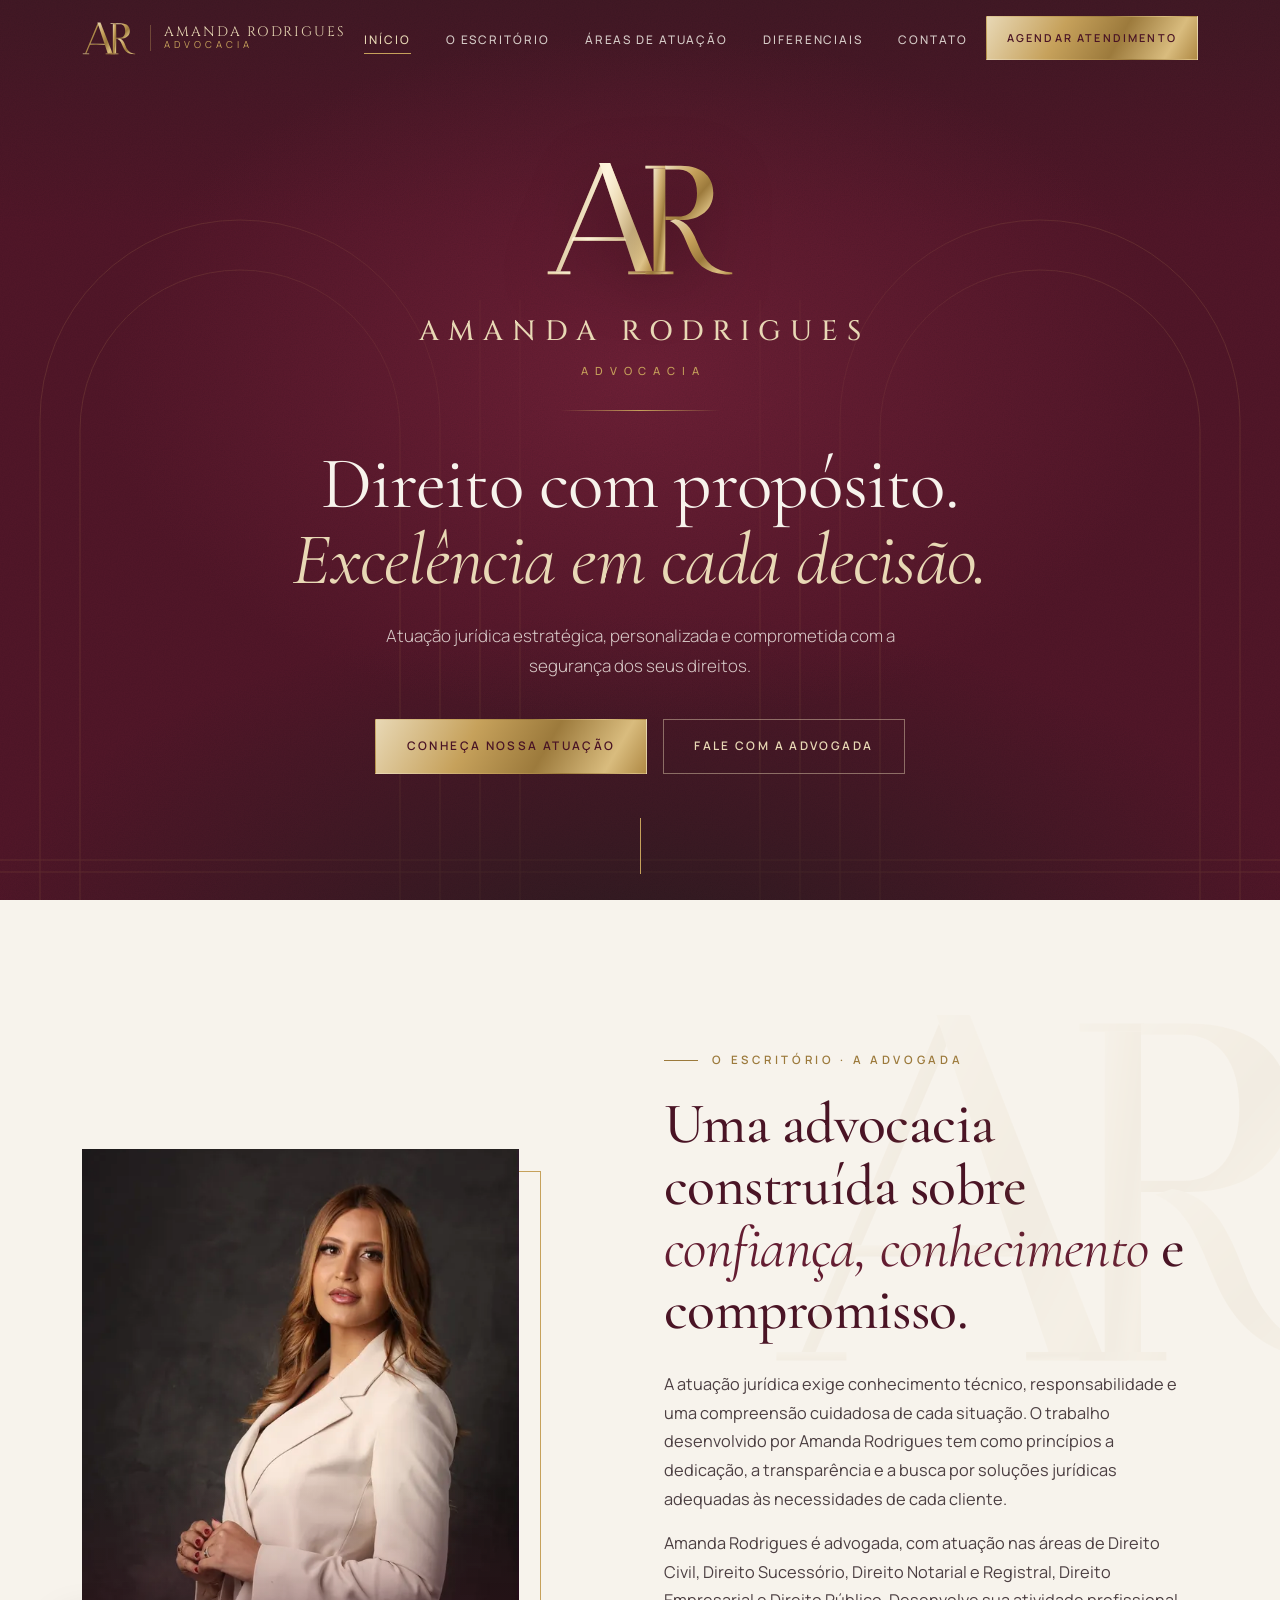
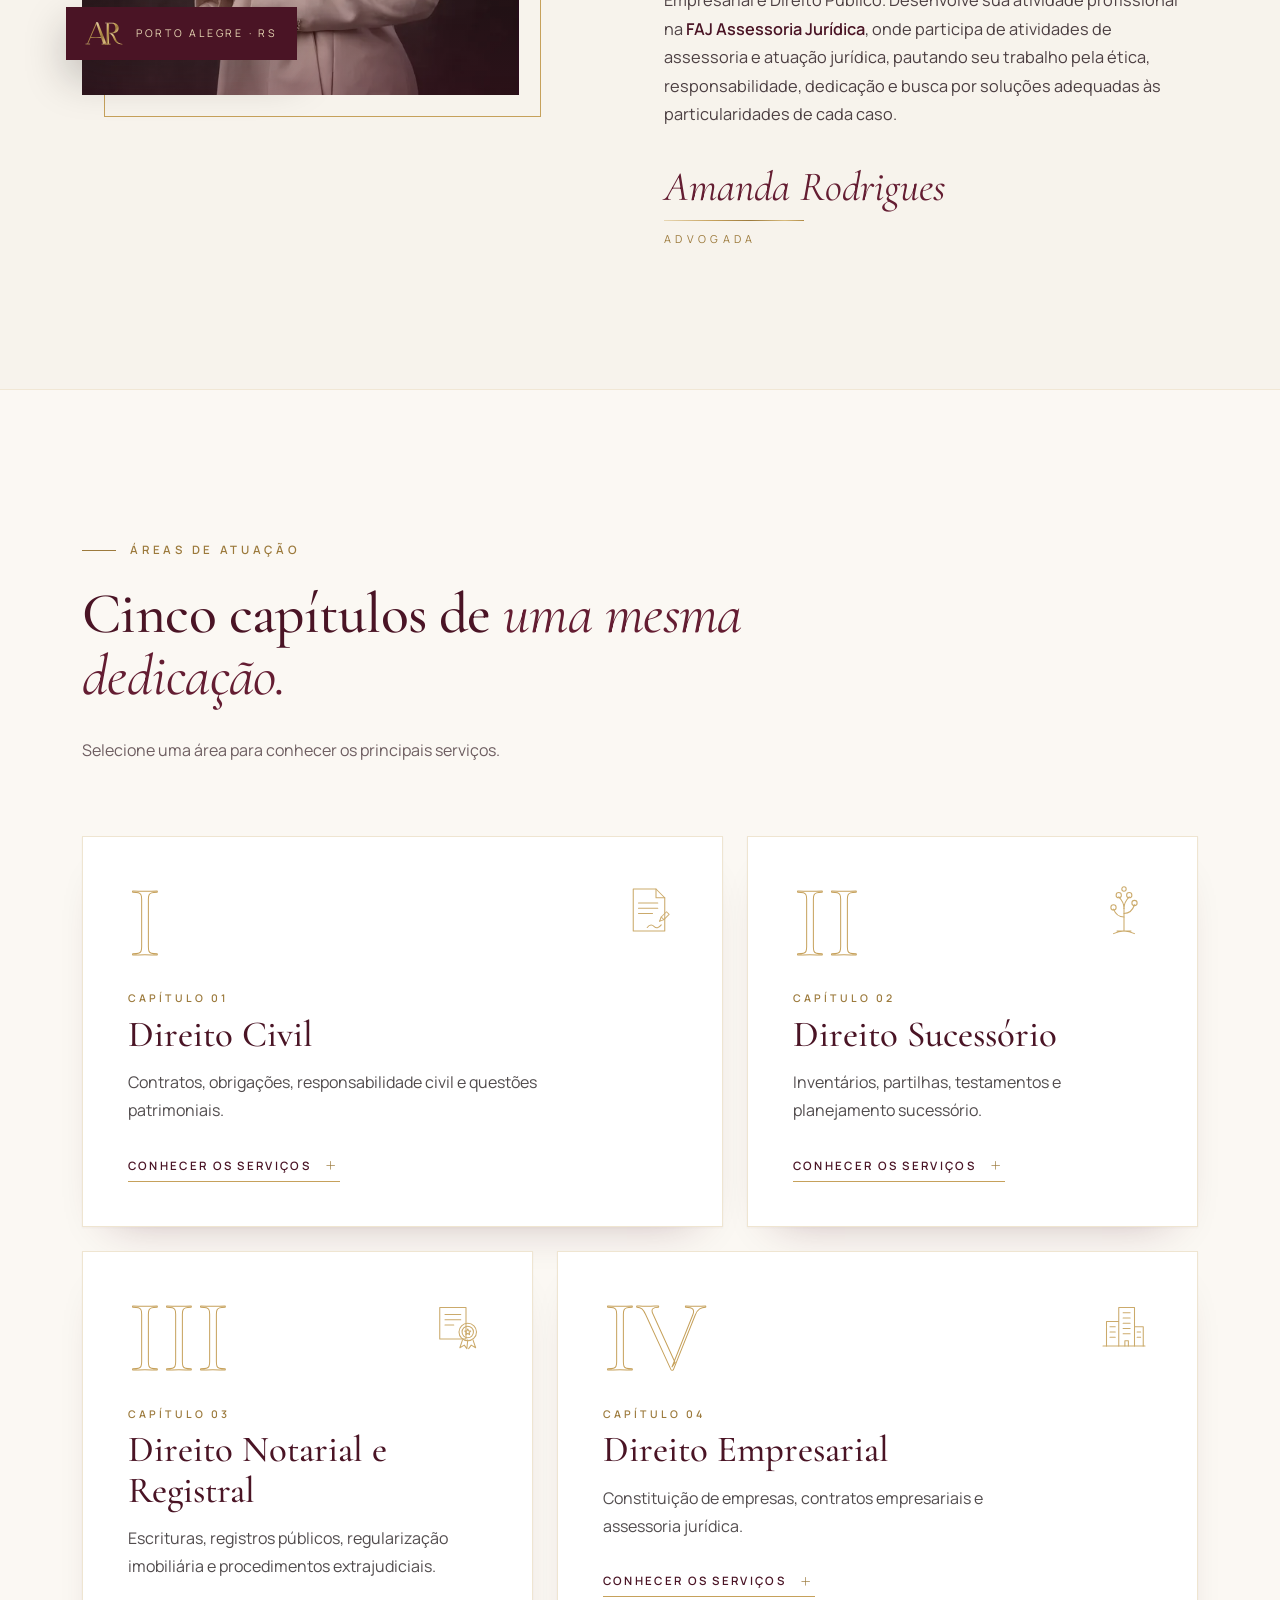
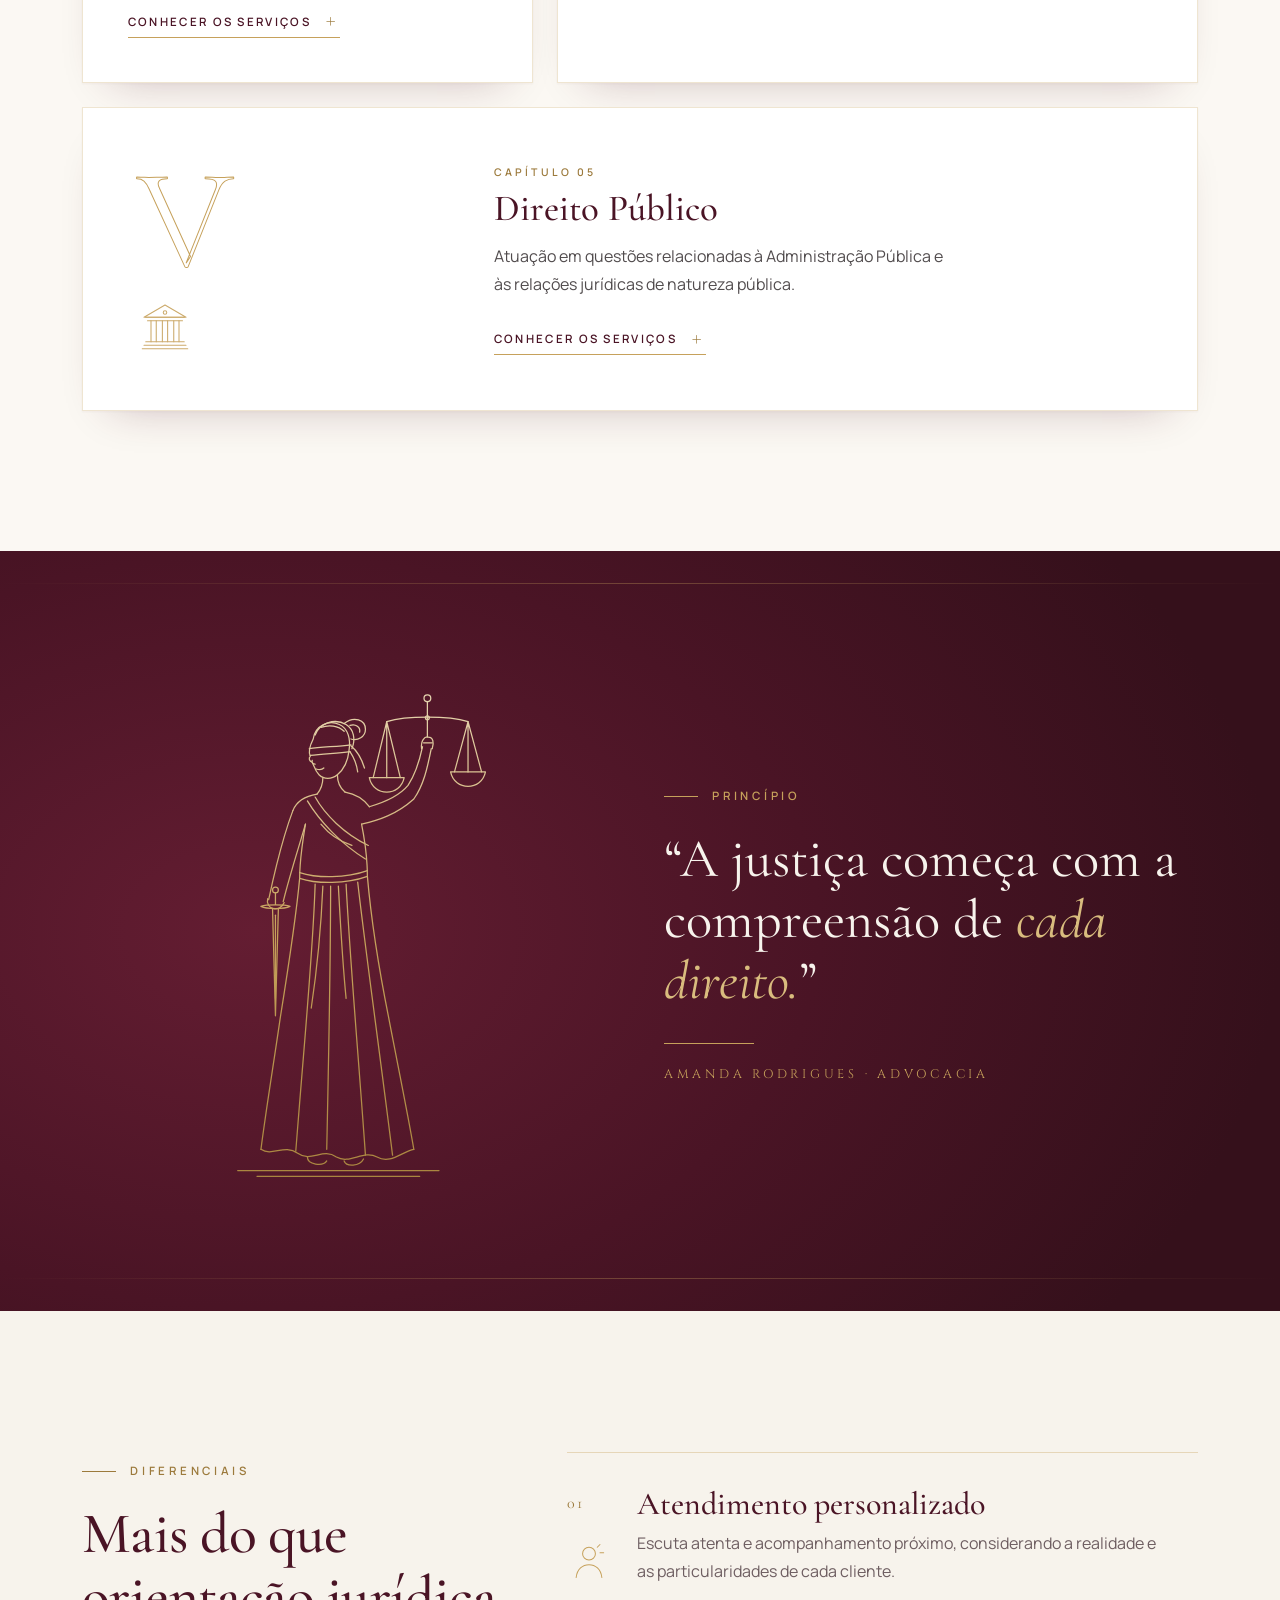
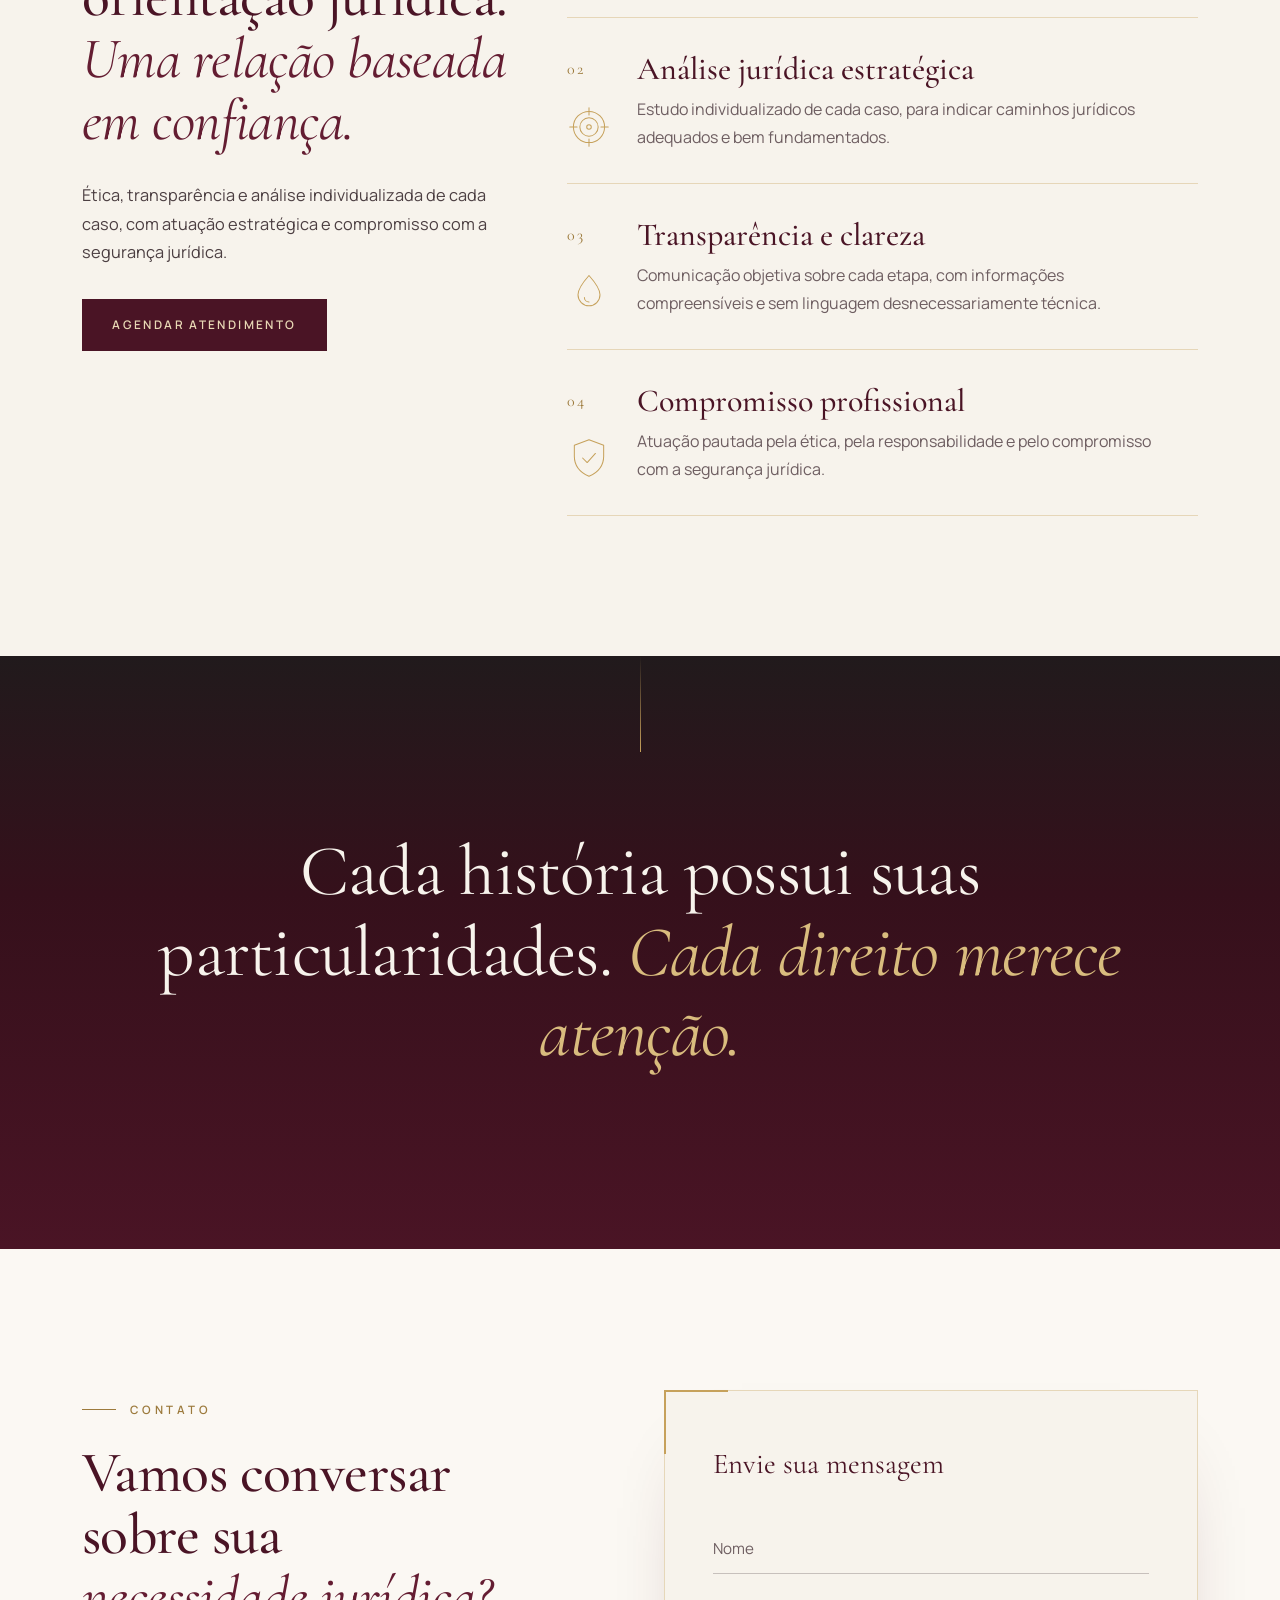
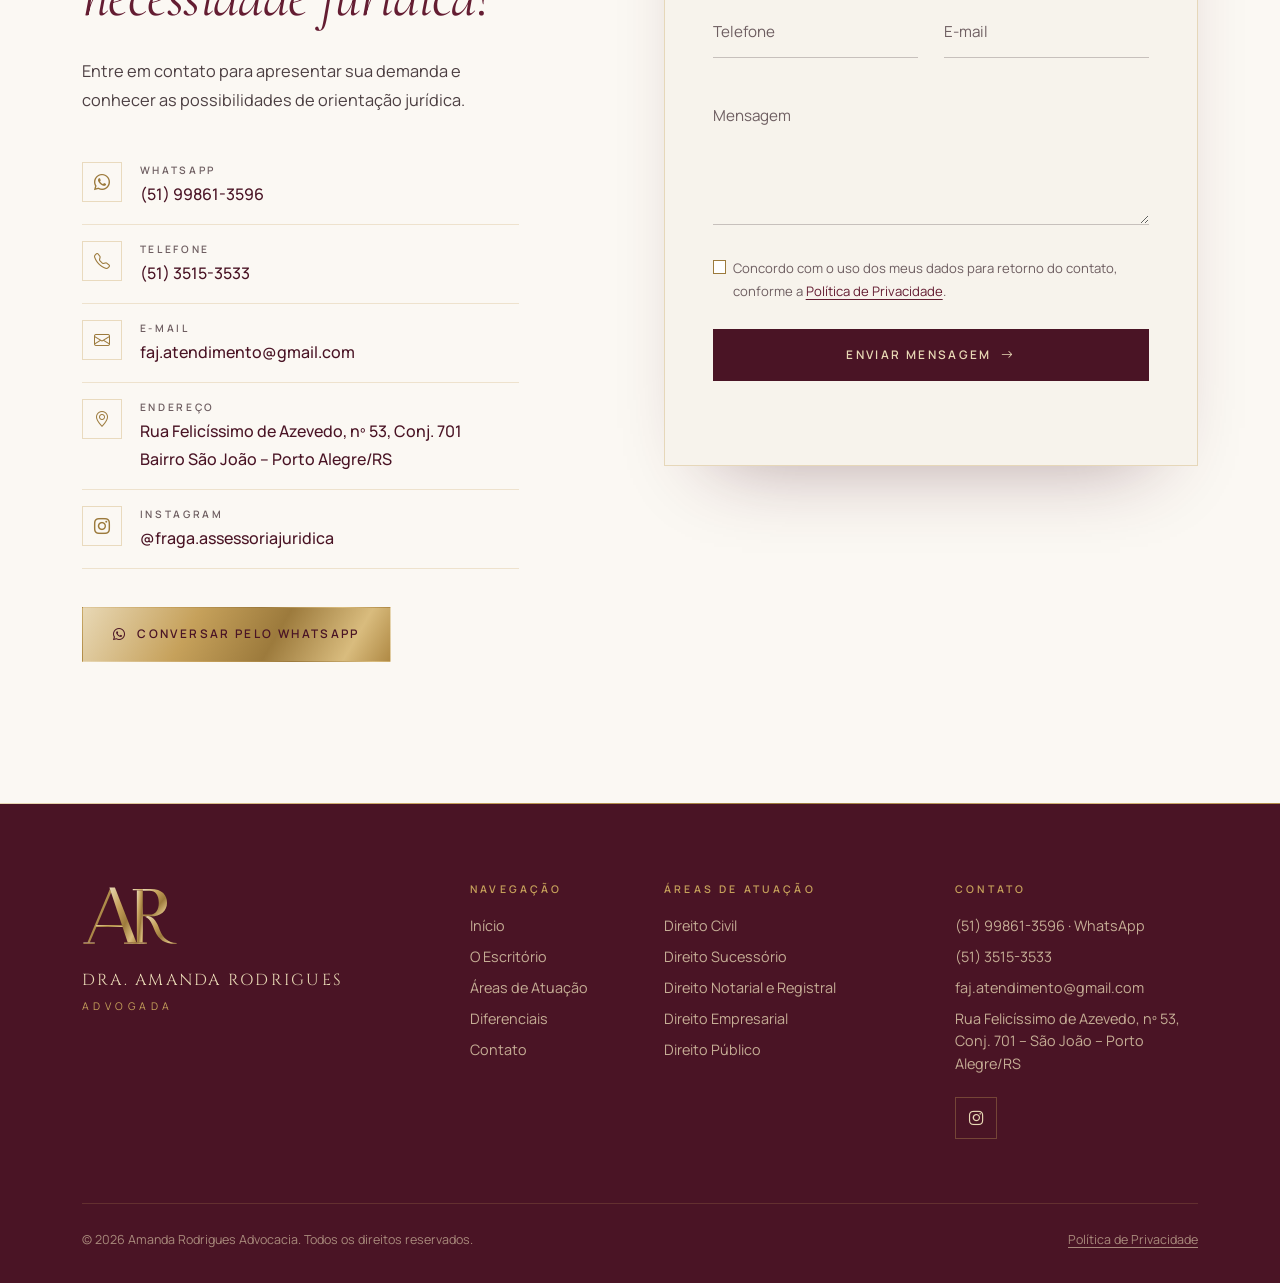
<file: sites_clientes/amanda-rodrigues/site/index.html>
<!DOCTYPE html>
<html lang="pt-BR">
<head>
  <meta charset="UTF-8">
  <meta name="viewport" content="width=device-width, initial-scale=1">

  <!-- ===================== SEO ===================== -->
  <title>Amanda Rodrigues Advocacia | Advogada em Porto Alegre/RS</title>
  <meta name="description" content="Dra. Amanda Rodrigues, advogada em Porto Alegre/RS. Atuação em Direito Civil, Sucessório, Notarial e Registral, Empresarial e Público, com atendimento personalizado.">
  <meta name="author" content="Amanda Rodrigues Advocacia">
  <meta name="robots" content="index, follow">
  <meta name="theme-color" content="#4A1425">
  <!-- Domínio principal: advocaciamandarodrigues.com (.org e .online redirecionam para ele) -->
  <link rel="canonical" href="https://advocaciamandarodrigues.com/">

  <!-- Open Graph / redes sociais -->
  <meta property="og:type" content="website">
  <meta property="og:locale" content="pt_BR">
  <meta property="og:site_name" content="Amanda Rodrigues Advocacia">
  <meta property="og:title" content="Amanda Rodrigues Advocacia | Direito com propósito">
  <meta property="og:description" content="Atuação jurídica estratégica, personalizada e comprometida com a segurança dos seus direitos. Porto Alegre/RS.">
  <meta property="og:url" content="https://advocaciamandarodrigues.com/">
  <meta property="og:image" content="https://advocaciamandarodrigues.com/assets/img/branding/og-image.jpg">
  <meta property="og:image:width" content="1200">
  <meta property="og:image:height" content="630">
  <meta name="twitter:card" content="summary_large_image">

  <!-- Marca o documento como "com JavaScript" para ativar animações progressivas -->
  <script>document.documentElement.classList.add("js");</script>

  <!-- Ícones -->
  <link rel="icon" href="assets/img/branding/favicon.svg" type="image/svg+xml">
  <link rel="icon" href="assets/img/branding/favicon-32.png" sizes="32x32" type="image/png">
  <link rel="apple-touch-icon" href="assets/img/branding/apple-touch-icon.png">

  <!-- Fontes: Cormorant Garamond (editorial), Cinzel (nome/caixa-alta, como no cartão), Manrope (texto moderno) -->
  <link rel="preconnect" href="https://fonts.googleapis.com">
  <link rel="preconnect" href="https://fonts.gstatic.com" crossorigin>
  <link href="https://fonts.googleapis.com/css2?family=Cinzel:wght@500;600&family=Cormorant+Garamond:ital,wght@0,400;0,500;0,600;1,400;1,500&family=Manrope:wght@300;400;500;600&display=swap" rel="stylesheet">

  <!-- Bootstrap 5.3.3 + Bootstrap Icons 1.11.3 (hospedados localmente: sem dependência de CDN) -->
  <link rel="stylesheet" href="assets/vendor/bootstrap/bootstrap.min.css">
  <link rel="stylesheet" href="assets/vendor/bootstrap-icons/bootstrap-icons.min.css">

  <!-- Estilos do projeto -->
  <link rel="stylesheet" href="assets/css/style.css">

  <!-- Dados estruturados (Google) -->
  <script type="application/ld+json">
  {
    "@context": "https://schema.org",
    "@type": "LegalService",
    "name": "Amanda Rodrigues Advocacia",
    "description": "Advocacia em Direito Civil, Sucessório, Notarial e Registral, Empresarial e Público.",
    "url": "https://advocaciamandarodrigues.com/",
    "image": "https://advocaciamandarodrigues.com/assets/img/institucional/amanda-rodrigues-900.jpg",
    "telephone": "+55-51-3515-3533",
    "email": "faj.atendimento@gmail.com",
    "address": {
      "@type": "PostalAddress",
      "streetAddress": "Rua Felicíssimo de Azevedo, 53, Conj. 701",
      "addressLocality": "Porto Alegre",
      "addressRegion": "RS",
      "addressCountry": "BR"
    },
    "areaServed": "Porto Alegre/RS",
    "sameAs": ["https://www.instagram.com/fraga.assessoriajuridica/"]
  }
  </script>
</head>

<body>
  <a class="skip-link" href="#conteudo">Pular para o conteúdo</a>

  <!-- Símbolos SVG reutilizáveis (monograma AR) -->
  <svg width="0" height="0" class="visually-hidden" aria-hidden="true" focusable="false">
    <defs>
      <linearGradient id="ouro" x1="0" y1="0" x2="1" y2="1">
        <stop offset="0" stop-color="#E8D8B5"/><stop offset=".35" stop-color="#C6A15B"/>
        <stop offset=".62" stop-color="#9C7A3C"/><stop offset=".86" stop-color="#D9BC7E"/><stop offset="1" stop-color="#B08A45"/>
      </linearGradient>
      <symbol id="monograma" viewBox="0 0 210 140">
        <path d="M12 130 L17 130 L64 20 L61 13 Z"/>
        <path d="M60 10 L72 10 L119 130 L100 130 Z"/>
        <path d="M31 92 L88 92 L89.6 96 L29.3 96 Z"/>
        <path d="M3 130 H28 V133 H3 Z M92 130 H128 V133 H92 Z"/>
        <path d="M120 16 H133 V130 H120 Z"/>
        <path d="M111 13 H134 V16 H111 Z M111 130 H142 V133 H111 Z"/>
        <path fill-rule="evenodd" d="M133 13 H150 C176 13 186 27 186 43 C186 61 172 73 150 73 H133 V69 H148 C162 69 168 58 168 43 C168 27 161 17 148 17 H133 Z"/>
        <path d="M144 72 C158 74 164 86 170 102 C177 120 188 130 207 131 L207 133 C182 134 168 124 160 106 C153 90 150 79 138 74 Z"/>
      </symbol>
    </defs>
  </svg>

  <!-- ===================== MENU ===================== -->
  <header class="site-header" id="topo">
    <nav class="container-xl d-flex align-items-center justify-content-between" aria-label="Navegação principal">
      <a class="brand" href="#inicio" aria-label="Amanda Rodrigues Advocacia – início">
        <svg class="brand-mark" aria-hidden="true"><use href="#monograma" fill="url(#ouro)"/></svg>
        <span class="brand-text">
          <span class="brand-name">Amanda Rodrigues</span>
          <span class="brand-sub">Advocacia</span>
        </span>
      </a>

      <ul class="nav-links d-none d-lg-flex">
        <li><a href="#inicio">Início</a></li>
        <li><a href="#escritorio">O Escritório</a></li>
        <li><a href="#areas">Áreas de Atuação</a></li>
        <li><a href="#diferenciais">Diferenciais</a></li>
        <li><a href="#contato">Contato</a></li>
      </ul>

      <div class="d-flex align-items-center gap-3">
        <a class="btn-gold btn-sm-gold d-none d-md-inline-flex" href="#contato">Agendar atendimento</a>
        <button class="menu-toggle d-lg-none" type="button" data-bs-toggle="offcanvas" data-bs-target="#menuMobile" aria-controls="menuMobile" aria-label="Abrir menu">
          <span></span><span></span><span></span>
        </button>
      </div>
    </nav>
  </header>

  <!-- Menu lateral (celular/tablet) -->
  <div class="offcanvas offcanvas-end menu-mobile" tabindex="-1" id="menuMobile" aria-labelledby="menuMobileTitulo">
    <div class="offcanvas-header">
      <svg class="brand-mark" aria-hidden="true"><use href="#monograma" fill="url(#ouro)"/></svg>
      <h2 class="visually-hidden" id="menuMobileTitulo">Menu</h2>
      <button type="button" class="menu-close" data-bs-dismiss="offcanvas" aria-label="Fechar menu"><i class="bi bi-x-lg"></i></button>
    </div>
    <div class="offcanvas-body d-flex flex-column">
      <ol class="menu-mobile-links">
        <li><a href="#inicio" data-bs-dismiss="offcanvas"><span>01</span>Início</a></li>
        <li><a href="#escritorio" data-bs-dismiss="offcanvas"><span>02</span>O Escritório</a></li>
        <li><a href="#areas" data-bs-dismiss="offcanvas"><span>03</span>Áreas de Atuação</a></li>
        <li><a href="#diferenciais" data-bs-dismiss="offcanvas"><span>04</span>Diferenciais</a></li>
        <li><a href="#contato" data-bs-dismiss="offcanvas"><span>05</span>Contato</a></li>
      </ol>
      <div class="mt-auto">
        <a class="btn-gold w-100 justify-content-center" href="#contato" data-bs-dismiss="offcanvas">Agendar atendimento</a>
        <p class="menu-mobile-contato">
          <a href="tel:+555135153533">(51) 3515-3533</a> · <a href="https://wa.me/5551998613596" target="_blank" rel="noopener">WhatsApp</a><br>
          <a href="mailto:faj.atendimento@gmail.com">faj.atendimento@gmail.com</a>
        </p>
      </div>
    </div>
  </div>

  <main id="conteudo">

    <!-- ===================== 1. ABERTURA ===================== -->
    <section class="hero" id="inicio" aria-label="Apresentação">
      <!-- Fundo: textura + composição arquitetônica em linhas -->
      <div class="hero-bg" aria-hidden="true">
        <svg class="hero-arch" viewBox="0 0 1440 900" preserveAspectRatio="xMidYMid slice">
          <g fill="none" stroke="#C6A15B" stroke-width="1">
            <path d="M120 900V420a200 200 0 0 1 400 0v480"/>
            <path d="M160 900V430a160 160 0 0 1 320 0v470"/>
            <path d="M920 900V420a200 200 0 0 1 400 0v480"/>
            <path d="M960 900V430a160 160 0 0 1 320 0v470"/>
            <path d="M0 860H1440M0 872H1440"/>
            <path d="M560 900V300M880 900V300M600 900V300M840 900V300"/>
          </g>
        </svg>
        <div class="hero-glow"></div>
        <div class="hero-grain"></div>
      </div>

      <div class="container hero-inner text-center">
        <div class="hero-mark" aria-hidden="true">
          <svg viewBox="0 0 210 140">
            <defs>
              <!-- reflexo dourado que percorre as letras -->
              <linearGradient id="brilho" gradientUnits="userSpaceOnUse" x1="-260" y1="0" x2="-120" y2="40">
                <stop offset="0" stop-color="#FFF6DF" stop-opacity="0"/>
                <stop offset=".5" stop-color="#FFF6DF" stop-opacity=".95"/>
                <stop offset="1" stop-color="#FFF6DF" stop-opacity="0"/>
                <animate id="brilhoA" attributeName="x1" values="-260;300" dur="2.2s" begin="1.4s;brilhoA.end+7s" fill="freeze"/>
                <animate attributeName="x2" values="-120;440" dur="2.2s" begin="1.4s;brilhoA.end+7s" fill="freeze"/>
              </linearGradient>
            </defs>
            <use href="#monograma" fill="url(#ouro)"/>
            <use href="#monograma" fill="url(#brilho)"/>
          </svg>
        </div>
        <p class="hero-name"><span>Amanda Rodrigues</span></p>
        <p class="hero-sub">Advocacia</p>
        <span class="hero-line" aria-hidden="true"></span>

        <h1 class="hero-title">Direito com propósito.<br><em>Excelência em cada decisão.</em></h1>
        <p class="hero-lead">Atuação jurídica estratégica, personalizada e comprometida com a segurança dos seus direitos.</p>

        <div class="hero-ctas">
          <a class="btn-gold" href="#areas">Conheça nossa atuação</a>
          <a class="btn-ghost" href="#contato">Fale com a advogada</a>
        </div>
      </div>

      <a class="hero-scroll" href="#escritorio" aria-label="Rolar para a próxima seção"><span></span></a>
    </section>

    <!-- ===================== 2. INSTITUCIONAL ===================== -->
    <section class="about section-pad" id="escritorio" aria-labelledby="about-title">
      <div class="container">
        <div class="row g-5 align-items-start about-row">
          <div class="col-lg-5 reveal" data-reveal="left">
            <figure class="about-photo">
              <span class="about-frame" aria-hidden="true"></span>
              <!-- Foto profissional (pode ser substituída mantendo os mesmos nomes de arquivo) -->
              <picture>
                <source type="image/webp" srcset="assets/img/institucional/amanda-rodrigues-600.webp 600w, assets/img/institucional/amanda-rodrigues-900.webp 900w" sizes="(min-width: 992px) 40vw, 90vw">
                <img src="assets/img/institucional/amanda-rodrigues-900.jpg" srcset="assets/img/institucional/amanda-rodrigues-600.jpg 600w, assets/img/institucional/amanda-rodrigues-900.jpg 900w" sizes="(min-width: 992px) 40vw, 90vw" width="900" height="1351" loading="lazy" decoding="async" alt="Dra. Amanda Rodrigues, advogada, em retrato profissional">
              </picture>
              <figcaption class="about-tag">
                <svg aria-hidden="true"><use href="#monograma" fill="url(#ouro)"/></svg>
                <span>Porto Alegre · RS</span>
              </figcaption>
            </figure>
          </div>

          <div class="col-lg-6 offset-lg-1">
            <p class="eyebrow reveal">O Escritório · A Advogada</p>
            <h2 class="section-title reveal" id="about-title">Uma advocacia construída sobre <em>confiança, conhecimento</em> e compromisso.</h2>
            <p class="about-text reveal">A atuação jurídica exige conhecimento técnico, responsabilidade e uma compreensão cuidadosa de cada situação. O trabalho desenvolvido por Amanda Rodrigues tem como princípios a dedicação, a transparência e a busca por soluções jurídicas adequadas às necessidades de cada cliente.</p>
            <p class="about-text reveal">Amanda Rodrigues é advogada, com atuação nas áreas de Direito Civil, Direito Sucessório, Direito Notarial e Registral, Direito Empresarial e Direito Público. Desenvolve sua atividade profissional na <strong>FAJ Assessoria Jurídica</strong>, onde participa de atividades de assessoria e atuação jurídica, pautando seu trabalho pela ética, responsabilidade, dedicação e busca por soluções adequadas às particularidades de cada caso.</p>

            <!--
              ESPAÇO RESERVADO: formação, trajetória e registro na OAB.
              Preencha com as informações reais da advogada antes de publicar.
              (O número de inscrição na OAB é obrigatório na publicidade da advocacia.)
            -->
            <!-- Registro na OAB, formação e trajetória retirados a pedido (podem voltar aqui depois). -->

            <div class="signature reveal">
              <span class="signature-name">Amanda Rodrigues</span>
              <span class="signature-role">Advogada</span>
            </div>
          </div>
        </div>
      </div>
    </section>

    <!-- ===================== 3. ÁREAS DE ATUAÇÃO ===================== -->
    <section class="areas section-pad" id="areas" aria-labelledby="areas-title">
      <div class="container">
        <header class="areas-head">
          <p class="eyebrow reveal">Áreas de Atuação</p>
          <h2 class="section-title reveal" id="areas-title">Cinco capítulos de <em>uma mesma dedicação.</em></h2>
          <p class="areas-intro reveal">Selecione uma área para conhecer os principais serviços.</p>
        </header>

        <div class="chapters">
          <!-- Capítulo I -->
          <article class="chapter chapter--wide reveal" id="direito-civil">
            <div class="chapter-top">
              <span class="chapter-num" aria-hidden="true">I</span>
              <img class="chapter-icon" src="assets/img/areas-atuacao/direito-civil.svg" alt="" width="64" height="64" loading="lazy">
            </div>
            <p class="chapter-label">Capítulo 01</p>
            <h3 class="chapter-title">Direito Civil</h3>
            <p class="chapter-desc">Contratos, obrigações, responsabilidade civil e questões patrimoniais.</p>
            <button class="chapter-toggle" type="button" aria-expanded="false" aria-controls="srv-civil">
              <span>Conhecer os serviços</span><i class="bi bi-plus-lg" aria-hidden="true"></i>
            </button>
            <div class="chapter-panel" id="srv-civil"><div class="chapter-panel-inner">
              <ul>
                <li>Elaboração e análise de contratos</li>
                <li>Obrigações e relações civis</li>
                <li>Responsabilidade civil</li>
                <li>Questões patrimoniais</li>
                <li>Indenizações e conflitos civis</li>
              </ul>
              <a class="chapter-cta" data-wa="Olá, Dra. Amanda! Vim pelo site e gostaria de orientação em Direito Civil." href="https://wa.me/5551998613596">Conversar sobre esta área <i class="bi bi-arrow-right"></i></a></div>
            </div>
          </article>

          <!-- Capítulo II -->
          <article class="chapter chapter--tall reveal" id="direito-sucessorio">
            <div class="chapter-top">
              <span class="chapter-num" aria-hidden="true">II</span>
              <img class="chapter-icon" src="assets/img/areas-atuacao/direito-sucessorio.svg" alt="" width="64" height="64" loading="lazy">
            </div>
            <p class="chapter-label">Capítulo 02</p>
            <h3 class="chapter-title">Direito Sucessório</h3>
            <p class="chapter-desc">Inventários, partilhas, testamentos e planejamento sucessório.</p>
            <button class="chapter-toggle" type="button" aria-expanded="false" aria-controls="srv-sucessorio">
              <span>Conhecer os serviços</span><i class="bi bi-plus-lg" aria-hidden="true"></i>
            </button>
            <div class="chapter-panel" id="srv-sucessorio"><div class="chapter-panel-inner">
              <ul>
                <li>Inventários judiciais e extrajudiciais</li>
                <li>Partilha de bens</li>
                <li>Testamentos</li>
                <li>Planejamento sucessório</li>
                <li>Orientação jurídica para herdeiros</li>
              </ul>
              <a class="chapter-cta" data-wa="Olá, Dra. Amanda! Vim pelo site e gostaria de orientação em Direito Sucessório." href="https://wa.me/5551998613596">Conversar sobre esta área <i class="bi bi-arrow-right"></i></a></div>
            </div>
          </article>

          <!-- Capítulo III -->
          <article class="chapter chapter--notarial reveal" id="direito-notarial-registral">
            <div class="chapter-top">
              <span class="chapter-num" aria-hidden="true">III</span>
              <img class="chapter-icon" src="assets/img/areas-atuacao/direito-notarial-registral.svg" alt="" width="64" height="64" loading="lazy">
            </div>
            <p class="chapter-label">Capítulo 03</p>
            <h3 class="chapter-title">Direito Notarial e Registral</h3>
            <p class="chapter-desc">Escrituras, registros públicos, regularização imobiliária e procedimentos extrajudiciais.</p>
            <button class="chapter-toggle" type="button" aria-expanded="false" aria-controls="srv-notarial">
              <span>Conhecer os serviços</span><i class="bi bi-plus-lg" aria-hidden="true"></i>
            </button>
            <div class="chapter-panel" id="srv-notarial"><div class="chapter-panel-inner">
              <ul>
                <li>Escrituras públicas</li>
                <li>Registros públicos</li>
                <li>Regularização imobiliária</li>
                <li>Retificações registrais</li>
                <li>Procedimentos extrajudiciais</li>
              </ul>
              <a class="chapter-cta" data-wa="Olá, Dra. Amanda! Vim pelo site e gostaria de orientação em Direito Notarial e Registral." href="https://wa.me/5551998613596">Conversar sobre esta área <i class="bi bi-arrow-right"></i></a></div>
            </div>
          </article>

          <!-- Capítulo IV -->
          <article class="chapter reveal" id="direito-empresarial">
            <div class="chapter-top">
              <span class="chapter-num" aria-hidden="true">IV</span>
              <img class="chapter-icon" src="assets/img/areas-atuacao/direito-empresarial.svg" alt="" width="64" height="64" loading="lazy">
            </div>
            <p class="chapter-label">Capítulo 04</p>
            <h3 class="chapter-title">Direito Empresarial</h3>
            <p class="chapter-desc">Constituição de empresas, contratos empresariais e assessoria jurídica.</p>
            <button class="chapter-toggle" type="button" aria-expanded="false" aria-controls="srv-empresarial">
              <span>Conhecer os serviços</span><i class="bi bi-plus-lg" aria-hidden="true"></i>
            </button>
            <div class="chapter-panel" id="srv-empresarial"><div class="chapter-panel-inner">
              <ul>
                <li>Constituição de empresas</li>
                <li>Contratos empresariais</li>
                <li>Assessoria jurídica empresarial</li>
                <li>Organização societária</li>
                <li>Consultoria preventiva</li>
              </ul>
              <a class="chapter-cta" data-wa="Olá, Dra. Amanda! Vim pelo site e gostaria de orientação em Direito Empresarial." href="https://wa.me/5551998613596">Conversar sobre esta área <i class="bi bi-arrow-right"></i></a></div>
            </div>
          </article>

          <!-- Capítulo V -->
          <article class="chapter chapter--full reveal" id="direito-publico">
            <div class="chapter-top">
              <span class="chapter-num" aria-hidden="true">V</span>
              <img class="chapter-icon" src="assets/img/areas-atuacao/direito-publico.svg" alt="" width="64" height="64" loading="lazy">
            </div>
            <div class="chapter-body">
              <p class="chapter-label">Capítulo 05</p>
              <h3 class="chapter-title">Direito Público</h3>
              <p class="chapter-desc">Atuação em questões relacionadas à Administração Pública e às relações jurídicas de natureza pública.</p>
              <button class="chapter-toggle" type="button" aria-expanded="false" aria-controls="srv-publico">
                <span>Conhecer os serviços</span><i class="bi bi-plus-lg" aria-hidden="true"></i>
              </button>
              <div class="chapter-panel" id="srv-publico"><div class="chapter-panel-inner">
                <ul>
                  <li>Direito administrativo</li>
                  <li>Processos administrativos</li>
                  <li>Licitações e contratos administrativos</li>
                  <li>Relações com a Administração Pública</li>
                  <li>Consultoria em questões de Direito Público</li>
                </ul>
                <a class="chapter-cta" data-wa="Olá, Dra. Amanda! Vim pelo site e gostaria de orientação em Direito Público." href="https://wa.me/5551998613596">Conversar sobre esta área <i class="bi bi-arrow-right"></i></a></div>
              </div>
            </div>
          </article>
        </div>
      </div>
    </section>

    <!-- ===================== 4. DEUSA DA JUSTIÇA ===================== -->
    <section class="justice" aria-labelledby="justice-quote">
      <div class="container">
        <div class="row align-items-center g-5">
          <div class="col-md-5 col-lg-4 offset-lg-1 text-center">
            <div class="justice-art" aria-hidden="true">
              <svg class="justice-svg" viewBox="0 0 310 520" focusable="false">
                <defs>
                <linearGradient id="dg2" gradientUnits="userSpaceOnUse" x1="0" y1="0" x2="0" y2="520">
                <stop offset="0" stop-color="#E8D8B5"/><stop offset=".5" stop-color="#C6A15B"/><stop offset="1" stop-color="#A9853F"/>
                </linearGradient>
                </defs>
                <g fill="none" stroke="url(#dg2)" stroke-width="1.3" stroke-linecap="round" stroke-linejoin="round">
                <path class="ln" pathLength="1" d="M118 62 C120 48 134 42 145 47 C154 51 157 62 155 74 C154 84 150 93 143 99 C137 104 129 104 124 99 C120 95 119 90 117 86 C114 85 113 82 115 80 C113 76 114 70 118 62"/>
                <path class="ln" pathLength="1" d="M120 58 C124 46 140 40 152 47 C160 52 162 62 158 72"/>
                <path class="ln" pathLength="1" d="M150 46 C160 38 172 42 172 52 C172 60 164 64 157 62"/>
                <path class="ln" pathLength="1" d="M156 48 C162 46 167 50 166 55"/>
                <path class="ln" pathLength="1" d="M126 50 C134 47 144 48 150 54"/>
                <path class="ln" pathLength="1" d="M114 72 C126 70 142 70 157 68"/>
                <path class="ln" pathLength="1" d="M115 79 C128 77 143 77 156 75"/>
                <path class="ln" pathLength="1" d="M157 69 C163 74 168 82 171 92"/>
                <path class="ln" pathLength="1" d="M156 75 C160 81 163 88 164 96"/>
                <path class="ln" pathLength="1" d="M117 84 C116 87 118 88 120 88"/>
                <path class="ln" pathLength="1" d="M121 93 C124 94 127 94 129 92"/>
                <path class="ln" pathLength="1" d="M128 102 C128 108 126 114 122 119"/>
                <path class="ln" pathLength="1" d="M143 99 C143 107 146 113 151 117"/>
                <path class="ln" pathLength="1" d="M122 119 C110 121 101 126 97 136"/>
                <path class="ln" pathLength="1" d="M151 117 C162 119 170 124 176 132"/>
                <path class="ln" pathLength="1" d="M176 132 C190 128 206 122 216 110 C224 98 228 84 231 70"/>
                <path class="ln" pathLength="1" d="M168 150 C186 146 204 140 222 124 C232 110 236 92 240 72"/>
                <path class="ln" pathLength="1" d="M 230 72 C 229 64 233 59 237 60 C 242 60 243 66 241 72"/>
                <path class="ln" pathLength="1" d="M 232 66 H 241"/>
                <path class="ln" pathLength="1" d="M 236 60 V 24"/>
                <circle class="ln" pathLength="1" cx="236" cy="20" r="3.5"/>
                <path class="ln" pathLength="1" d="M 194 44 C 214 38 258 38 278 44"/>
                <circle class="ln" pathLength="1" cx="236" cy="40" r="2"/>
                <path class="ln" pathLength="1" d="M 194 44 L 180 102 M 194 44 L 208 102 M 194 44 V 102"/>
                <path class="ln" pathLength="1" d="M 176 102 H 212 C 210 112 202 117 194 117 C 186 117 178 112 176 102"/>
                <path class="ln" pathLength="1" d="M 278 44 L 264 96 M 278 44 L 292 96 M 278 44 V 96"/>
                <path class="ln" pathLength="1" d="M 260 96 H 296 C 294 106 286 111 278 111 C 270 111 262 106 260 96"/>
                <path class="ln" pathLength="1" d="M97 136 C88 160 80 190 72 228"/>
                <path class="ln" pathLength="1" d="M110 150 C103 174 94 202 87 230"/>
                <path class="ln" pathLength="1" d="M71 227 C68 238 84 242 88 231"/>
                <circle class="ln" pathLength="1" cx="79" cy="218" r="3"/>
                <path class="ln" pathLength="1" d="M79 221 V233"/>
                <path class="ln" pathLength="1" d="M64 235 C70 233 88 233 94 235 C88 238 70 238 64 235"/>
                <path class="ln" pathLength="1" d="M76 238 L79 348 L82 238"/>
                <path class="ln" pathLength="1" d="M79 244 V330"/>
                <path class="ln" pathLength="1" d="M112 126 C124 146 146 170 172 186"/>
                <path class="ln" pathLength="1" d="M120 122 C130 140 150 160 175 172"/>
                <path class="ln" pathLength="1" d="M126 150 C134 160 146 168 158 172"/>
                <path class="ln" pathLength="1" d="M104 200 C122 206 152 206 174 198"/>
                <path class="ln" pathLength="1" d="M104 206 C122 212 152 212 174 204"/>
                <path class="ln" pathLength="1" d="M110 150 C106 174 104 196 104 206 C100 250 92 300 84 350 C78 392 70 440 64 486"/>
                <path class="ln" pathLength="1" d="M168 150 C172 170 174 186 174 204 C178 250 186 300 196 350 C204 392 214 440 222 486"/>
                <path class="ln" pathLength="1" d="M64 486 C76 494 88 480 102 490 C116 500 128 484 142 494 C156 502 170 486 184 494 C198 502 210 488 222 486"/>
                <path class="ln" pathLength="1" d="M120 212 C118 280 110 360 100 488"/>
                <path class="ln" pathLength="1" d="M136 214 C136 300 134 390 132 486"/>
                <path class="ln" pathLength="1" d="M152 212 C156 290 164 380 172 492"/>
                <path class="ln" pathLength="1" d="M164 210 C172 280 186 380 200 492"/>
                <path class="ln" pathLength="1" d="M128 214 C126 260 122 300 116 340"/>
                <path class="ln" pathLength="1" d="M144 214 C146 250 148 290 152 330"/>
                <path class="ln" pathLength="1" d="M112 494 C112 502 128 504 132 498"/>
                <path class="ln" pathLength="1" d="M150 498 C152 504 166 504 170 496"/>
                <path class="ln" pathLength="1" d="M40 508 H248"/>
                <path class="ln" pathLength="1" d="M60 514 H228"/>
                </g>
</svg>
            </div>
          </div>
          <div class="col-md-7 col-lg-6 offset-lg-1">
            <p class="eyebrow eyebrow--light reveal">Princípio</p>
            <blockquote class="justice-quote reveal" id="justice-quote">
              <p>“A justiça começa com a compreensão de <em>cada direito.</em>”</p>
            </blockquote>
            <span class="justice-rule reveal" aria-hidden="true"></span>
            <p class="justice-sign reveal">Amanda Rodrigues · Advocacia</p>
          </div>
        </div>
      </div>
    </section>

    <!-- ===================== 5. DIFERENCIAIS ===================== -->
    <section class="diffs section-pad" id="diferenciais" aria-labelledby="diffs-title">
      <div class="container">
        <div class="row g-5">
          <div class="col-lg-5">
            <div class="diffs-head">
              <p class="eyebrow reveal">Diferenciais</p>
              <h2 class="section-title reveal" id="diffs-title">Mais do que orientação jurídica. <em>Uma relação baseada em confiança.</em></h2>
              <p class="about-text reveal">Ética, transparência e análise individualizada de cada caso, com atuação estratégica e compromisso com a segurança jurídica.</p>
              <a class="btn-wine reveal" href="#contato">Agendar atendimento</a>
            </div>
          </div>
          <div class="col-lg-7">
            <ol class="diff-list">
              <li class="diff reveal">
                <span class="diff-num">01</span>
                <svg class="diff-icon" viewBox="0 0 48 48" aria-hidden="true"><circle cx="24" cy="16" r="7"/><path d="M10 42c1-9 7-14 14-14s13 5 14 14"/><path d="M33 9l3-3M36 15h4"/></svg>
                <div><h3>Atendimento personalizado</h3><p>Escuta atenta e acompanhamento próximo, considerando a realidade e as particularidades de cada cliente.</p></div>
              </li>
              <li class="diff reveal">
                <span class="diff-num">02</span>
                <svg class="diff-icon" viewBox="0 0 48 48" aria-hidden="true"><circle cx="24" cy="24" r="17"/><circle cx="24" cy="24" r="10"/><circle cx="24" cy="24" r="2.5"/><path d="M24 3v8M24 37v8M3 24h8M37 24h8"/></svg>
                <div><h3>Análise jurídica estratégica</h3><p>Estudo individualizado de cada caso, para indicar caminhos jurídicos adequados e bem fundamentados.</p></div>
              </li>
              <li class="diff reveal">
                <span class="diff-num">03</span>
                <svg class="diff-icon" viewBox="0 0 48 48" aria-hidden="true"><path d="M24 6c-8 9-12 15-12 21a12 12 0 0 0 24 0c0-6-4-12-12-21z"/><path d="M19 30a5 5 0 0 0 5 5"/></svg>
                <div><h3>Transparência e clareza</h3><p>Comunicação objetiva sobre cada etapa, com informações compreensíveis e sem linguagem desnecessariamente técnica.</p></div>
              </li>
              <li class="diff reveal">
                <span class="diff-num">04</span>
                <svg class="diff-icon" viewBox="0 0 48 48" aria-hidden="true"><path d="M24 4l16 6v12c0 11-7 18-16 22C15 40 8 33 8 22V10z"/><path d="M17 24l5 5 9-10"/></svg>
                <div><h3>Compromisso profissional</h3><p>Atuação pautada pela ética, pela responsabilidade e pelo compromisso com a segurança jurídica.</p></div>
              </li>
            </ol>
          </div>
        </div>
      </div>
    </section>

    <!-- ===================== 6. FRASE INSTITUCIONAL ===================== -->
    <section class="statement" aria-label="Frase institucional">
      <div class="container">
        <p class="statement-text" data-words>Cada história possui suas particularidades. <em>Cada direito merece atenção.</em></p>
      </div>
    </section>

    <!-- ===================== 7. CONTATO ===================== -->
    <section class="contact section-pad" id="contato" aria-labelledby="contact-title">
      <div class="container">
        <div class="row g-5">
          <div class="col-lg-5">
            <p class="eyebrow reveal">Contato</p>
            <h2 class="section-title reveal" id="contact-title">Vamos conversar sobre sua <em>necessidade jurídica?</em></h2>
            <p class="about-text reveal">Entre em contato para apresentar sua demanda e conhecer as possibilidades de orientação jurídica.</p>

            <ul class="contact-list reveal">
              <li><i class="bi bi-whatsapp" aria-hidden="true"></i><div><span>WhatsApp</span><a href="https://wa.me/5551998613596" data-wa target="_blank" rel="noopener">(51) 99861-3596</a></div></li>
              <li><i class="bi bi-telephone" aria-hidden="true"></i><div><span>Telefone</span><a href="tel:+555135153533">(51) 3515-3533</a></div></li>
              <li><i class="bi bi-envelope" aria-hidden="true"></i><div><span>E-mail</span><a href="mailto:faj.atendimento@gmail.com">faj.atendimento@gmail.com</a></div></li>
              <li><i class="bi bi-geo-alt" aria-hidden="true"></i><div><span>Endereço</span>
                <a href="https://www.google.com/maps/search/?api=1&amp;query=Rua+Felic%C3%ADssimo+de+Azevedo+53+S%C3%A3o+Jo%C3%A3o+Porto+Alegre+RS" target="_blank" rel="noopener">Rua Felicíssimo de Azevedo, nº 53, Conj. 701<br>Bairro São João – Porto Alegre/RS</a></div></li>
              <li><i class="bi bi-instagram" aria-hidden="true"></i><div><span>Instagram</span><a href="https://www.instagram.com/fraga.assessoriajuridica/" target="_blank" rel="noopener">@fraga.assessoriajuridica</a></div></li>
            </ul>

            <a class="btn-gold reveal" href="https://wa.me/5551998613596" data-wa target="_blank" rel="noopener"><i class="bi bi-whatsapp" aria-hidden="true"></i> Conversar pelo WhatsApp</a>
          </div>

          <div class="col-lg-6 offset-lg-1">
            <form class="contact-form reveal" id="formContato" action="enviar.php" method="post" novalidate>
              <p class="form-title">Envie sua mensagem</p>
              <div class="field">
                <input type="text" id="nome" name="nome" placeholder=" " autocomplete="name" required maxlength="120">
                <label for="nome">Nome</label>
                <span class="field-error">Informe seu nome.</span>
              </div>
              <div class="field-row">
                <div class="field">
                  <input type="tel" id="telefone" name="telefone" placeholder=" " autocomplete="tel" required maxlength="20" inputmode="tel">
                  <label for="telefone">Telefone</label>
                  <span class="field-error">Informe um telefone válido.</span>
                </div>
                <div class="field">
                  <input type="email" id="email" name="email" placeholder=" " autocomplete="email" required maxlength="160">
                  <label for="email">E-mail</label>
                  <span class="field-error">Informe um e-mail válido.</span>
                </div>
              </div>
              <div class="field">
                <textarea id="mensagem" name="mensagem" rows="4" placeholder=" " required maxlength="3000"></textarea>
                <label for="mensagem">Mensagem</label>
                <span class="field-error">Escreva brevemente sua necessidade.</span>
              </div>
              <!-- Campo anti-spam (deve permanecer vazio) -->
              <div class="hp" aria-hidden="true"><label for="site">Não preencha</label><input type="text" id="site" name="site" tabindex="-1" autocomplete="off"></div>

              <div class="form-check consent">
                <input class="form-check-input" type="checkbox" id="lgpd" name="lgpd" required>
                <label class="form-check-label" for="lgpd">Concordo com o uso dos meus dados para retorno do contato, conforme a <a href="politica-de-privacidade.html">Política de Privacidade</a>.</label>
              </div>

              <button class="btn-wine w-100 justify-content-center" type="submit"><span>Enviar mensagem</span> <i class="bi bi-arrow-right" aria-hidden="true"></i></button>
              <p class="form-status" role="status" aria-live="polite"></p>
            </form>
          </div>
        </div>
      </div>
    </section>
  </main>

  <!-- ===================== RODAPÉ ===================== -->
  <footer class="site-footer">
    <div class="container">
      <div class="row g-5">
        <div class="col-lg-4">
          <svg class="footer-mark" viewBox="0 0 210 140" aria-hidden="true"><use href="#monograma" fill="url(#ouro)"/></svg>
          <p class="footer-name">Dra. Amanda Rodrigues</p>
          <p class="footer-role">Advogada</p>
        </div>
        <div class="col-6 col-md-4 col-lg-2">
          <h2 class="footer-title">Navegação</h2>
          <ul class="footer-links">
            <li><a href="#inicio">Início</a></li>
            <li><a href="#escritorio">O Escritório</a></li>
            <li><a href="#areas">Áreas de Atuação</a></li>
            <li><a href="#diferenciais">Diferenciais</a></li>
            <li><a href="#contato">Contato</a></li>
          </ul>
        </div>
        <div class="col-6 col-md-4 col-lg-3">
          <h2 class="footer-title">Áreas de Atuação</h2>
          <ul class="footer-links">
            <li><a href="#direito-civil">Direito Civil</a></li>
            <li><a href="#direito-sucessorio">Direito Sucessório</a></li>
            <li><a href="#direito-notarial-registral">Direito Notarial e Registral</a></li>
            <li><a href="#direito-empresarial">Direito Empresarial</a></li>
            <li><a href="#direito-publico">Direito Público</a></li>
          </ul>
        </div>
        <div class="col-md-4 col-lg-3">
          <h2 class="footer-title">Contato</h2>
          <ul class="footer-links footer-contact">
            <li><a href="https://wa.me/5551998613596" data-wa target="_blank" rel="noopener">(51) 99861-3596 · WhatsApp</a></li>
            <li><a href="tel:+555135153533">(51) 3515-3533</a></li>
            <li><a href="mailto:faj.atendimento@gmail.com">faj.atendimento@gmail.com</a></li>
            <li>Rua Felicíssimo de Azevedo, nº 53, Conj. 701 – São João – Porto Alegre/RS</li>
          </ul>
          <a class="footer-social" href="https://www.instagram.com/fraga.assessoriajuridica/" target="_blank" rel="noopener" aria-label="Instagram"><i class="bi bi-instagram"></i></a>
        </div>
      </div>
      <div class="footer-bottom">
        <p>© <span data-year>2026</span> Amanda Rodrigues Advocacia. Todos os direitos reservados.</p>
        <p><a href="politica-de-privacidade.html">Política de Privacidade</a></p>
      </div>
    </div>
  </footer>

  <!-- Botão flutuante do WhatsApp -->
  <a class="wa-float" href="https://wa.me/5551998613596" data-wa target="_blank" rel="noopener" aria-label="Conversar pelo WhatsApp">
    <i class="bi bi-whatsapp" aria-hidden="true"></i><span class="wa-float-label">Fale conosco</span>
  </a>

  <script src="assets/vendor/bootstrap/bootstrap.bundle.min.js" defer></script>
  <script src="assets/js/script.js" defer></script>
</body>
</html>
</file>
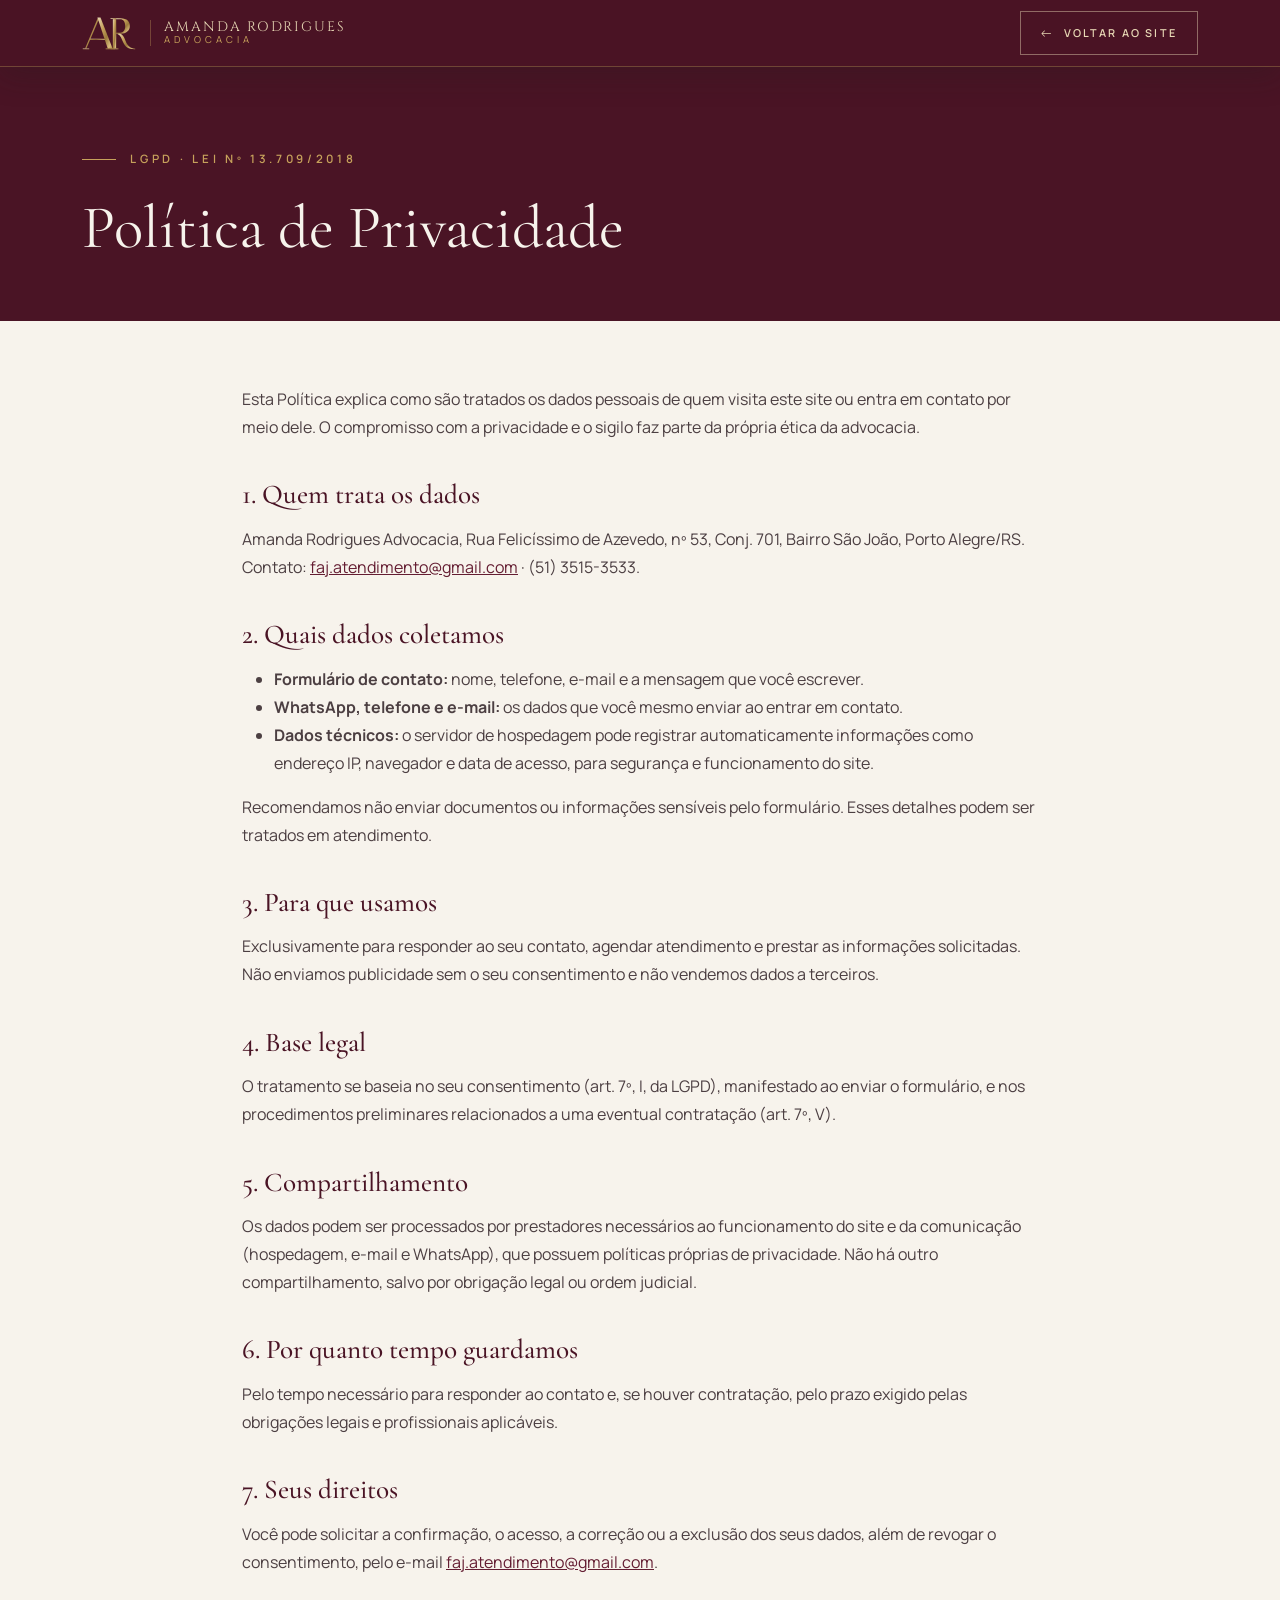
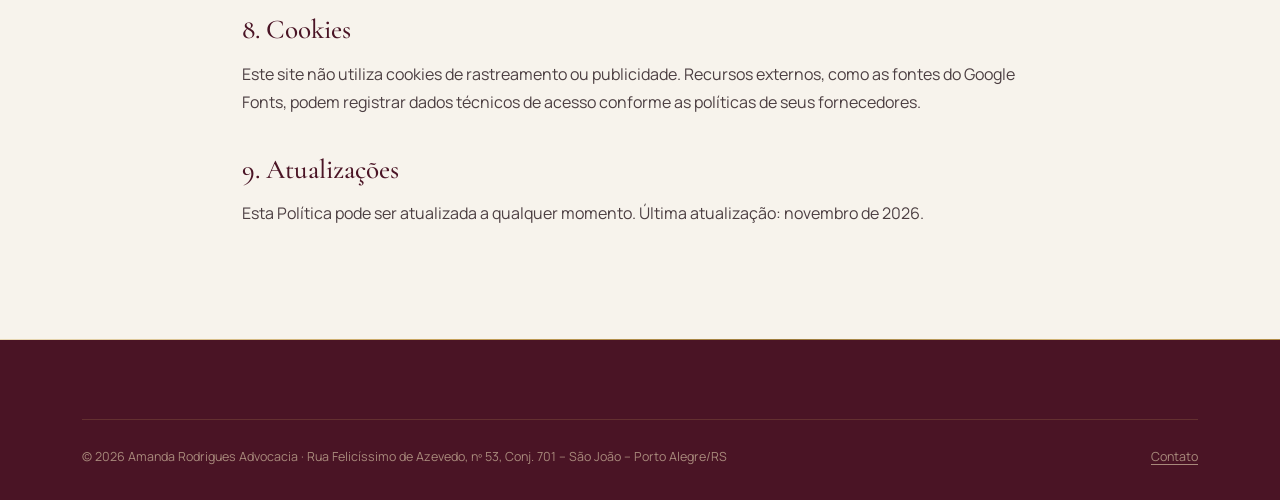
<file: sites_clientes/amanda-rodrigues/site/politica-de-privacidade.html>
<!DOCTYPE html>
<html lang="pt-BR">
<head>
  <meta charset="UTF-8">
  <meta name="viewport" content="width=device-width, initial-scale=1">
  <title>Política de Privacidade | Amanda Rodrigues Advocacia</title>
  <meta name="description" content="Política de Privacidade e tratamento de dados pessoais do site Amanda Rodrigues Advocacia, conforme a LGPD (Lei nº 13.709/2018).">
  <meta name="robots" content="index, follow">
  <meta name="theme-color" content="#4A1425">
  <link rel="icon" href="assets/img/branding/favicon.svg" type="image/svg+xml">
  <link rel="icon" href="assets/img/branding/favicon-32.png" sizes="32x32" type="image/png">
  <link rel="apple-touch-icon" href="assets/img/branding/apple-touch-icon.png">
  <link rel="preconnect" href="https://fonts.googleapis.com">
  <link rel="preconnect" href="https://fonts.gstatic.com" crossorigin>
  <link href="https://fonts.googleapis.com/css2?family=Cinzel:wght@500;600&family=Cormorant+Garamond:ital,wght@0,400;0,500;0,600;1,400;1,500&family=Manrope:wght@300;400;500;600&display=swap" rel="stylesheet">
  <link rel="stylesheet" href="assets/vendor/bootstrap/bootstrap.min.css">
  <link rel="stylesheet" href="assets/vendor/bootstrap-icons/bootstrap-icons.min.css">
  <link rel="stylesheet" href="assets/css/style.css">
</head>
<body>
  <!-- Símbolos SVG reutilizáveis (monograma AR) -->
  <svg width="0" height="0" class="visually-hidden" aria-hidden="true" focusable="false">
    <defs>
      <linearGradient id="ouro" x1="0" y1="0" x2="1" y2="1">
        <stop offset="0" stop-color="#E8D8B5"/><stop offset=".35" stop-color="#C6A15B"/>
        <stop offset=".62" stop-color="#9C7A3C"/><stop offset=".86" stop-color="#D9BC7E"/><stop offset="1" stop-color="#B08A45"/>
      </linearGradient>
      <symbol id="monograma" viewBox="0 0 210 140">
        <path d="M12 130 L17 130 L64 20 L61 13 Z"/>
        <path d="M60 10 L72 10 L119 130 L100 130 Z"/>
        <path d="M31 92 L88 92 L89.6 96 L29.3 96 Z"/>
        <path d="M3 130 H28 V133 H3 Z M92 130 H128 V133 H92 Z"/>
        <path d="M120 16 H133 V130 H120 Z"/>
        <path d="M111 13 H134 V16 H111 Z M111 130 H142 V133 H111 Z"/>
        <path fill-rule="evenodd" d="M133 13 H150 C176 13 186 27 186 43 C186 61 172 73 150 73 H133 V69 H148 C162 69 168 58 168 43 C168 27 161 17 148 17 H133 Z"/>
        <path d="M144 72 C158 74 164 86 170 102 C177 120 188 130 207 131 L207 133 C182 134 168 124 160 106 C153 90 150 79 138 74 Z"/>
      </symbol>
    </defs>
  </svg>

  <header class="site-header is-solid">
    <nav class="container-xl d-flex align-items-center justify-content-between" aria-label="Navegação principal">
      <a class="brand" href="index.html" aria-label="Amanda Rodrigues Advocacia – página inicial">
        <svg class="brand-mark" aria-hidden="true"><use href="#monograma" fill="url(#ouro)"/></svg>
        <span class="brand-text"><span class="brand-name">Amanda Rodrigues</span><span class="brand-sub">Advocacia</span></span>
      </a>
      <a class="btn-ghost btn-sm-gold" href="index.html"><i class="bi bi-arrow-left" aria-hidden="true"></i> Voltar ao site</a>
    </nav>
  </header>

  <main>
    <section class="page-hero">
      <div class="container">
        <p class="eyebrow eyebrow--light">LGPD · Lei nº 13.709/2018</p>
        <h1>Política de Privacidade</h1>
      </div>
    </section>

    <article class="legal">
      <div class="container" style="max-width:820px">
        <p>Esta Política explica como são tratados os dados pessoais de quem visita este site ou entra em contato por meio dele. O compromisso com a privacidade e o sigilo faz parte da própria ética da advocacia.</p>

        <h2>1. Quem trata os dados</h2>
        <p>Amanda Rodrigues Advocacia, Rua Felicíssimo de Azevedo, nº 53, Conj. 701, Bairro São João, Porto Alegre/RS. Contato: <a href="mailto:faj.atendimento@gmail.com">faj.atendimento@gmail.com</a> · (51) 3515-3533.</p>

        <h2>2. Quais dados coletamos</h2>
        <ul>
          <li><strong>Formulário de contato:</strong> nome, telefone, e-mail e a mensagem que você escrever.</li>
          <li><strong>WhatsApp, telefone e e-mail:</strong> os dados que você mesmo enviar ao entrar em contato.</li>
          <li><strong>Dados técnicos:</strong> o servidor de hospedagem pode registrar automaticamente informações como endereço IP, navegador e data de acesso, para segurança e funcionamento do site.</li>
        </ul>
        <p>Recomendamos não enviar documentos ou informações sensíveis pelo formulário. Esses detalhes podem ser tratados em atendimento.</p>

        <h2>3. Para que usamos</h2>
        <p>Exclusivamente para responder ao seu contato, agendar atendimento e prestar as informações solicitadas. Não enviamos publicidade sem o seu consentimento e não vendemos dados a terceiros.</p>

        <h2>4. Base legal</h2>
        <p>O tratamento se baseia no seu consentimento (art. 7º, I, da LGPD), manifestado ao enviar o formulário, e nos procedimentos preliminares relacionados a uma eventual contratação (art. 7º, V).</p>

        <h2>5. Compartilhamento</h2>
        <p>Os dados podem ser processados por prestadores necessários ao funcionamento do site e da comunicação (hospedagem, e-mail e WhatsApp), que possuem políticas próprias de privacidade. Não há outro compartilhamento, salvo por obrigação legal ou ordem judicial.</p>

        <h2>6. Por quanto tempo guardamos</h2>
        <p>Pelo tempo necessário para responder ao contato e, se houver contratação, pelo prazo exigido pelas obrigações legais e profissionais aplicáveis.</p>

        <h2>7. Seus direitos</h2>
        <p>Você pode solicitar a confirmação, o acesso, a correção ou a exclusão dos seus dados, além de revogar o consentimento, pelo e-mail <a href="mailto:faj.atendimento@gmail.com">faj.atendimento@gmail.com</a>.</p>

        <h2>8. Cookies</h2>
        <p>Este site não utiliza cookies de rastreamento ou publicidade. Recursos externos, como as fontes do Google Fonts, podem registrar dados técnicos de acesso conforme as políticas de seus fornecedores.</p>

        <h2>9. Atualizações</h2>
        <p>Esta Política pode ser atualizada a qualquer momento. Última atualização: <!-- ATUALIZAR --> novembro de 2026.</p>
      </div>
    </article>
  </main>
  <footer class="site-footer">
    <div class="container">
      <div class="footer-bottom" style="margin-top:0">
        <p>© <span data-year>2026</span> Amanda Rodrigues Advocacia · Rua Felicíssimo de Azevedo, nº 53, Conj. 701 – São João – Porto Alegre/RS</p>
        <p><a href="index.html#contato">Contato</a></p>
      </div>
    </div>
  </footer>
  <script>document.querySelectorAll("[data-year]").forEach(function(e){e.textContent=new Date().getFullYear()});</script>
</body>
</html>
</file>
<file: sites_clientes/amanda-rodrigues/site/assets/css/style.css>
/* =========================================================
   AMANDA RODRIGUES ADVOCACIA — Folha de estilos principal
   Identidade: vinho profundo + dourado metálico (detalhe)
   Estrutura:
   01. Tokens e base          07. Deusa da Justiça
   02. Utilitários / botões   08. Diferenciais
   03. Cabeçalho e menu       09. Frase institucional
   04. Abertura (hero)        10. Contato e formulário
   05. Institucional          11. Rodapé e WhatsApp
   06. Áreas de atuação       12. Animações / acessibilidade
   ========================================================= */

/* ---------- 01. Tokens e base ---------- */
:root {
  --burgundy: #4A1425;
  --wine: #641D32;
  --wine-deep: #35101B;
  --gold: #C6A15B;
  --gold-dark: #9C7A3C;
  --gold-light: #D9BC7E;
  --champagne: #E8D8B5;
  --ivory: #F7F3EC;
  --paper: #FBF8F3;
  --dark: #211A1C;
  --muted: #6E5E61;
  --line: rgba(198, 161, 91, .35);

  --f-display: "Cormorant Garamond", "Times New Roman", serif;
  --f-caps: "Cinzel", "Cormorant Garamond", serif;
  --f-body: "Manrope", system-ui, -apple-system, "Segoe UI", sans-serif;

  --ease: cubic-bezier(.22, .61, .36, 1);
  --ease-out: cubic-bezier(.16, 1, .3, 1);
  --header-h: 76px;
  --gold-grad: linear-gradient(120deg, #E8D8B5 0%, #C6A15B 35%, #9C7A3C 62%, #D9BC7E 86%, #B08A45 100%);
}

html { scroll-behavior: smooth; scroll-padding-top: var(--header-h); }
body {
  font-family: var(--f-body);
  font-weight: 400;
  font-size: 1rem;
  line-height: 1.75;
  color: var(--dark);
  background: var(--ivory);
  -webkit-font-smoothing: antialiased;
  text-rendering: optimizeLegibility;
  overflow-x: hidden;
}
img, svg { max-width: 100%; }
a { color: inherit; text-decoration: none; transition: color .3s var(--ease); }
a:hover { color: var(--wine); }
::selection { background: var(--wine); color: var(--champagne); }
:focus-visible { outline: 2px solid var(--gold); outline-offset: 3px; }

.skip-link {
  position: fixed; left: 1rem; top: -100px; z-index: 2000;
  background: var(--gold); color: var(--burgundy); padding: .6rem 1rem; font-weight: 600;
}
.skip-link:focus { top: 1rem; }

/* ---------- 02. Utilitários e botões ---------- */
.section-pad { padding: clamp(5rem, 11vw, 9rem) 0; }

.eyebrow {
  font-family: var(--f-body);
  font-size: .72rem;
  font-weight: 600;
  letter-spacing: .32em;
  text-transform: uppercase;
  color: var(--gold-dark);
  display: inline-flex; align-items: center; gap: .9rem;
  margin-bottom: 1.4rem;
}
.eyebrow::before { content: ""; width: 34px; height: 1px; background: currentColor; }
.eyebrow--light { color: var(--gold); }

.section-title {
  font-family: var(--f-display);
  font-weight: 500;
  font-size: clamp(2.1rem, 4.6vw, 3.6rem);
  line-height: 1.08;
  letter-spacing: -.01em;
  color: var(--burgundy);
  margin-bottom: 1.8rem;
}
.section-title em { font-style: italic; color: var(--wine); font-weight: 400; }

.btn-gold, .btn-ghost, .btn-wine {
  display: inline-flex; align-items: center; gap: .6rem;
  padding: 1rem 1.9rem;
  font-family: var(--f-body);
  font-size: .74rem; font-weight: 600;
  letter-spacing: .2em; text-transform: uppercase;
  border: 1px solid transparent;
  border-radius: 0;
  position: relative; overflow: hidden; isolation: isolate;
  transition: color .4s var(--ease), border-color .4s var(--ease), transform .4s var(--ease);
  cursor: pointer;
}
.btn-gold { background: var(--gold-grad); color: var(--burgundy); }
.btn-gold::after, .btn-wine::after, .btn-ghost::after {
  content: ""; position: absolute; inset: 0; z-index: -1;
  transform: scaleX(0); transform-origin: right; transition: transform .55s var(--ease-out);
}
.btn-gold::after { background: var(--ivory); }
.btn-gold:hover { color: var(--burgundy); }
.btn-gold:hover::after { transform: scaleX(1); transform-origin: left; }
.btn-sm-gold { padding: .72rem 1.25rem; font-size: .68rem; }

.btn-ghost { color: var(--champagne); border-color: rgba(232, 216, 181, .45); background: transparent; }
.btn-ghost::after { background: var(--champagne); }
.btn-ghost:hover { color: var(--burgundy); border-color: var(--champagne); }
.btn-ghost:hover::after { transform: scaleX(1); transform-origin: left; }

.btn-wine { background: var(--burgundy); color: var(--champagne); border: 0; }
.btn-wine::after { background: var(--wine); }
.btn-wine:hover { color: var(--ivory); }
.btn-wine:hover::after { transform: scaleX(1); transform-origin: left; }

/* Espaços reservados para informações a inserir */
[data-placeholder] { color: var(--gold-dark); font-style: italic; }

/* ---------- 03. Cabeçalho e menu ---------- */
.site-header {
  position: fixed; inset: 0 0 auto 0; z-index: 1030;
  height: var(--header-h);
  display: flex; align-items: center;
  transition: background .5s var(--ease), box-shadow .5s var(--ease), height .5s var(--ease), backdrop-filter .5s;
}
.site-header.is-solid {
  background: rgba(74, 20, 37, .96);
  backdrop-filter: blur(10px);
  box-shadow: 0 1px 0 var(--line), 0 10px 30px rgba(33, 26, 28, .25);
  --header-h: 66px;
}
.site-header nav { width: 100%; }

.brand { display: flex; align-items: center; gap: .85rem; color: var(--champagne); }
.brand:hover { color: var(--ivory); }
.brand-mark { width: 54px; height: 36px; flex: none; }
.brand-text { display: flex; flex-direction: column; line-height: 1.1; border-left: 1px solid var(--line); padding-left: .85rem; }
.brand-name { font-family: var(--f-caps); font-size: .86rem; letter-spacing: .14em; text-transform: uppercase; }
.brand-sub { font-size: .6rem; letter-spacing: .42em; text-transform: uppercase; color: var(--gold); }

.nav-links { list-style: none; margin: 0; padding: 0; gap: 2.2rem; }
.nav-links a {
  position: relative; color: rgba(247, 243, 236, .82);
  font-size: .74rem; font-weight: 500; letter-spacing: .16em; text-transform: uppercase;
  padding: .4rem 0;
}
.nav-links a::after {
  content: ""; position: absolute; left: 50%; right: 50%; bottom: 0; height: 1px; background: var(--gold);
  transition: left .4s var(--ease-out), right .4s var(--ease-out);
}
.nav-links a:hover, .nav-links a.active { color: var(--champagne); }
.nav-links a:hover::after, .nav-links a.active::after { left: 0; right: 0; }

.menu-toggle {
  width: 44px; height: 44px; background: transparent; border: 1px solid var(--line);
  display: inline-flex; flex-direction: column; justify-content: center; align-items: flex-end; gap: 6px; padding: 0 11px;
}
.menu-toggle span { display: block; height: 1px; background: var(--champagne); width: 100%; transition: width .35s var(--ease); }
.menu-toggle span:nth-child(2) { width: 70%; }
.menu-toggle span:nth-child(3) { width: 45%; }
.menu-toggle:hover span { width: 100%; }

/* Menu lateral mobile */
.menu-mobile.offcanvas {
  --bs-offcanvas-width: min(88vw, 400px);
  background: radial-gradient(120% 80% at 100% 0%, var(--wine) 0%, var(--burgundy) 45%, var(--wine-deep) 100%);
  color: var(--champagne);
  border-left: 1px solid var(--line) !important;
  transition: transform .6s var(--ease-out);
}
.menu-mobile .offcanvas-header { padding: 1.4rem 1.6rem; border-bottom: 1px solid rgba(198, 161, 91, .18); }
.menu-mobile .brand-mark { width: 60px; height: 40px; }
.menu-close { background: none; border: 1px solid var(--line); color: var(--champagne); width: 44px; height: 44px; }
.menu-mobile .offcanvas-body { padding: 2rem 1.6rem 2rem; }
.menu-mobile-links { list-style: none; padding: 0; margin: 0 0 2rem; }
.menu-mobile-links li {
  border-bottom: 1px solid rgba(198, 161, 91, .14);
  opacity: 0; transform: translateX(24px);
  transition: opacity .5s var(--ease-out), transform .6s var(--ease-out);
}
.menu-mobile.show .menu-mobile-links li { opacity: 1; transform: none; }
.menu-mobile.show .menu-mobile-links li:nth-child(1) { transition-delay: .12s; }
.menu-mobile.show .menu-mobile-links li:nth-child(2) { transition-delay: .18s; }
.menu-mobile.show .menu-mobile-links li:nth-child(3) { transition-delay: .24s; }
.menu-mobile.show .menu-mobile-links li:nth-child(4) { transition-delay: .30s; }
.menu-mobile.show .menu-mobile-links li:nth-child(5) { transition-delay: .36s; }
.menu-mobile-links a {
  display: flex; align-items: baseline; gap: 1rem; padding: 1rem 0;
  font-family: var(--f-display); font-size: 1.85rem; line-height: 1.1; color: var(--ivory);
}
.menu-mobile-links a span { font-family: var(--f-body); font-size: .66rem; letter-spacing: .2em; color: var(--gold); }
.menu-mobile-links a:hover { color: var(--gold-light); }
.menu-mobile-contato { margin-top: 1.4rem; font-size: .84rem; line-height: 1.9; color: rgba(232, 216, 181, .8); }
.menu-mobile-contato a:hover { color: var(--gold-light); }
.offcanvas-backdrop.show { opacity: .65; background: var(--dark); }

/* ---------- 04. Abertura cinematográfica ---------- */
.hero {
  position: relative; min-height: 100vh; min-height: 100svh;
  display: flex; align-items: center; justify-content: center;
  padding: calc(var(--header-h) + 2rem) 0 5rem;
  background: var(--burgundy);
  color: var(--ivory);
  overflow: hidden;
}
.hero-bg { position: absolute; inset: 0; pointer-events: none; }
.hero-arch {
  position: absolute; inset: 0; width: 100%; height: 100%;
  opacity: .14;
  transform: translateY(calc(var(--parallax, 0) * 1px));
}
.hero-glow {
  position: absolute; inset: 0;
  background:
    radial-gradient(60% 55% at 50% 42%, rgba(100, 29, 50, .95) 0%, rgba(74, 20, 37, 0) 70%),
    radial-gradient(90% 70% at 50% 110%, rgba(33, 26, 28, .85) 0%, rgba(33, 26, 28, 0) 60%),
    linear-gradient(180deg, rgba(33, 26, 28, .35) 0%, rgba(33, 26, 28, 0) 25%);
}
/* textura de papel/grão (SVG inline, sem requisição extra) */
.hero-grain {
  position: absolute; inset: 0; opacity: .22; mix-blend-mode: overlay;
  background-image: url("data:image/svg+xml,%3Csvg xmlns='http://www.w3.org/2000/svg' width='180' height='180'%3E%3Cfilter id='n'%3E%3CfeTurbulence type='fractalNoise' baseFrequency='.85' numOctaves='3' stitchTiles='stitch'/%3E%3CfeColorMatrix values='0 0 0 0 1 0 0 0 0 .9 0 0 0 0 .8 0 0 0 .55 0'/%3E%3C/filter%3E%3Crect width='100%25' height='100%25' filter='url(%23n)'/%3E%3C/svg%3E");
}
.hero-inner { position: relative; z-index: 2; max-width: 880px; }

.hero-mark {
  position: relative; width: clamp(130px, 18vw, 190px); margin: 0 auto 1.6rem;
  opacity: 0; transform: translateY(14px) scale(.96);
  animation: markIn 1.6s var(--ease-out) .2s forwards;
  filter: drop-shadow(0 10px 30px rgba(0, 0, 0, .35));
}
.hero-mark svg { display: block; width: 100%; height: auto; aspect-ratio: 210 / 140; }
.hero-name {
  font-family: var(--f-caps); font-weight: 500;
  font-size: clamp(1.15rem, 2.8vw, 1.75rem);
  letter-spacing: .32em; text-transform: uppercase;
  color: var(--champagne); margin: 0 0 .35rem; padding-left: .32em;
  overflow: hidden;
}
.hero-name span { display: inline-block; opacity: 0; transform: translateY(100%); animation: riseIn 1.2s var(--ease-out) 1.2s forwards; }
.hero-sub {
  font-size: .7rem; font-weight: 500; letter-spacing: .62em; padding-left: .62em; text-transform: uppercase; color: var(--gold);
  margin: 0; opacity: 0; animation: fadeIn 1.2s var(--ease) 1.6s forwards;
}
.hero-line {
  display: block; width: 160px; height: 1px; margin: 1.8rem auto 2.2rem;
  background: linear-gradient(90deg, transparent, var(--gold), transparent);
  transform: scaleX(0); animation: drawLine 1.8s var(--ease-out) 1.9s forwards;
}
.hero-title {
  font-family: var(--f-display); font-weight: 400;
  font-size: clamp(2.3rem, 6.4vw, 4.6rem); line-height: 1.04; letter-spacing: -.01em;
  color: var(--ivory); margin-bottom: 1.4rem;
  opacity: 0; animation: fadeUp 1.3s var(--ease-out) 2.2s forwards;
}
.hero-title em { color: var(--champagne); }
.hero-lead {
  max-width: 560px; margin: 0 auto 2.4rem;
  font-size: clamp(.95rem, 1.6vw, 1.06rem); font-weight: 300; color: rgba(247, 243, 236, .8);
  opacity: 0; animation: fadeUp 1.3s var(--ease-out) 2.45s forwards;
}
.hero-ctas {
  display: flex; flex-wrap: wrap; justify-content: center; gap: 1rem;
  opacity: 0; animation: fadeUp 1.3s var(--ease-out) 2.7s forwards;
}
.hero-scroll {
  position: absolute; left: 50%; bottom: 1.6rem; transform: translateX(-50%); z-index: 2;
  width: 1px; height: 56px; background: rgba(198, 161, 91, .25); overflow: hidden;
  opacity: 0; animation: fadeIn 1s var(--ease) 3.2s forwards;
}
.hero-scroll span { position: absolute; inset: 0; background: var(--gold); animation: scrollCue 2.2s var(--ease) infinite; }

@keyframes markIn { to { opacity: 1; transform: none; } }
@keyframes riseIn { to { opacity: 1; transform: none; } }
@keyframes fadeIn { to { opacity: 1; } }
@keyframes fadeUp { from { opacity: 0; transform: translateY(22px); } to { opacity: 1; transform: none; } }
@keyframes drawLine { to { transform: scaleX(1); } }
@keyframes scrollCue { 0% { transform: translateY(-100%); } 60%, 100% { transform: translateY(100%); } }

/* ---------- 05. Institucional ---------- */
.about { background: var(--ivory); position: relative; overflow: hidden; }
.about::before { /* grande monograma em marca-d’água */
  content: ""; position: absolute; right: -6vw; top: 8%;
  width: 46vw; max-width: 640px; aspect-ratio: 210 / 140;
  background: url("../img/branding/monograma-ar.svg") center / contain no-repeat;
  opacity: .05; pointer-events: none;
}
.about-photo { position: relative; margin: 0 1.4rem 1.4rem 0; }
.about-photo picture, .about-photo img { display: block; width: 100%; height: auto; position: relative; z-index: 1; }
.about-photo img { aspect-ratio: 4 / 5; object-fit: cover; object-position: 50% 18%; filter: saturate(.92) contrast(1.02); }
.about-frame {
  position: absolute; inset: 1.4rem -1.4rem -1.4rem 1.4rem;
  border: 1px solid var(--gold); z-index: 0;
}
.about-photo::after { /* véu vinho sutil sobre a foto */
  content: ""; position: absolute; inset: 0; z-index: 1; pointer-events: none;
  background: linear-gradient(180deg, rgba(74, 20, 37, 0) 60%, rgba(74, 20, 37, .45) 100%);
}
.about-tag {
  position: absolute; z-index: 2; left: -1rem; bottom: 2.2rem;
  display: flex; align-items: center; gap: .8rem;
  background: var(--burgundy); color: var(--champagne);
  padding: .85rem 1.2rem; font-size: .66rem; letter-spacing: .26em; text-transform: uppercase;
  box-shadow: 0 18px 40px rgba(33, 26, 28, .25);
}
.about-tag svg { width: 38px; height: 26px; }

.about-text { color: #4c3f42; font-size: 1.02rem; max-width: 62ch; }
.about-text strong { color: var(--burgundy); font-weight: 600; }

.about-facts { margin: 2.2rem 0 2.6rem; border-top: 1px solid var(--line); }
.about-facts div { display: grid; grid-template-columns: 120px 1fr; gap: 1rem; padding: .95rem 0; border-bottom: 1px solid var(--line); }
.about-facts dt { font-size: .66rem; letter-spacing: .26em; text-transform: uppercase; font-weight: 600; color: var(--muted); padding-top: .25rem; }
.about-facts dd { margin: 0; font-family: var(--f-display); font-size: 1.2rem; }

.signature { display: flex; flex-direction: column; }
.signature-name { font-family: var(--f-display); font-style: italic; font-size: 2.6rem; line-height: 1; color: var(--wine); }
.signature-name::after { content: ""; display: block; width: 140px; height: 1px; margin: .7rem 0 .5rem; background: var(--gold-grad); }
.signature-role { font-size: .68rem; letter-spacing: .4em; text-transform: uppercase; color: var(--gold-dark); }

/* ---------- 06. Áreas de atuação (capítulos editoriais) ---------- */
.areas { background: var(--paper); border-top: 1px solid rgba(198, 161, 91, .2); }
.areas-head { max-width: 720px; margin-bottom: clamp(3rem, 6vw, 4.5rem); }
.areas-intro { color: var(--muted); margin: 0; }

.chapters { display: grid; grid-template-columns: 1fr; gap: 1.25rem; }
.chapter {
  --c-bg: var(--ivory); --c-fg: var(--dark); --c-accent: var(--burgundy);
  position: relative; background: var(--c-bg); color: var(--c-fg);
  padding: clamp(1.8rem, 4vw, 2.8rem);
  border: 1px solid rgba(198, 161, 91, .28);
  overflow: hidden; isolation: isolate;
  transition: transform .6s var(--ease-out), box-shadow .6s var(--ease-out), border-color .6s;
}
.chapter::before { /* linha dourada que se desenha ao passar o mouse */
  content: ""; position: absolute; left: 0; top: 0; height: 2px; width: 100%;
  background: var(--gold-grad); transform: scaleX(0); transform-origin: left;
  transition: transform .8s var(--ease-out);
}
.chapter:hover, .chapter.is-open { transform: translateY(-4px); box-shadow: 0 30px 60px -30px rgba(74, 20, 37, .35); border-color: rgba(198, 161, 91, .55); }
.chapter:hover::before, .chapter.is-open::before { transform: scaleX(1); }

.chapter-top { display: flex; justify-content: space-between; align-items: flex-start; margin-bottom: 1.6rem; }
.chapter-num {
  font-family: var(--f-display); font-weight: 400; font-size: clamp(4rem, 9vw, 6.4rem); line-height: .8;
  color: transparent; -webkit-text-stroke: 1px var(--gold);
  transition: color .6s var(--ease), transform .8s var(--ease-out);
}
.chapter:hover .chapter-num, .chapter.is-open .chapter-num { color: rgba(198, 161, 91, .14); transform: translateX(6px); }
.chapter-icon { width: 56px; height: 56px; opacity: .9; transition: transform .8s var(--ease-out); }
.chapter:hover .chapter-icon { transform: rotate(-6deg) scale(1.08); }

.chapter-label { font-size: .66rem; letter-spacing: .3em; text-transform: uppercase; color: var(--gold-dark); margin-bottom: .45rem; font-weight: 600; }
.chapter-title { font-family: var(--f-display); font-weight: 500; font-size: clamp(1.75rem, 3vw, 2.3rem); line-height: 1.1; color: var(--c-accent); margin-bottom: .8rem; }
.chapter-desc { color: inherit; opacity: .78; max-width: 46ch; margin-bottom: 1.6rem; }

.chapter-toggle {
  display: inline-flex; align-items: center; gap: .9rem;
  background: none; border: 0; padding: .3rem 0; color: var(--c-accent);
  font-size: .72rem; font-weight: 600; letter-spacing: .2em; text-transform: uppercase;
  border-bottom: 1px solid var(--gold);
}
.chapter-toggle i { transition: transform .5s var(--ease-out); color: var(--gold-dark); }
.chapter-toggle[aria-expanded="true"] i { transform: rotate(45deg); }
.chapter-toggle:hover { color: var(--wine); }

.js .chapter-panel { display: grid; grid-template-rows: 0fr; transition: grid-template-rows .6s var(--ease-out); }
.js .chapter-panel > * { min-height: 0; overflow: hidden; }
.js .chapter-panel.is-visible { grid-template-rows: 1fr; }
.chapter-panel ul { list-style: none; padding: 1.6rem 0 0; margin: 0; columns: 1; }
.chapter-panel li {
  position: relative; padding: .55rem 0 .55rem 1.6rem; break-inside: avoid;
  border-bottom: 1px solid rgba(198, 161, 91, .2);
}
.js .chapter-panel li {
  opacity: 0; transform: translateY(8px); transition: opacity .5s var(--ease), transform .6s var(--ease-out);
}
.chapter-panel li::before { content: ""; position: absolute; left: 0; top: 1.25em; width: .8rem; height: 1px; background: var(--gold); }
.js .chapter-panel.is-visible li { opacity: 1; transform: none; }
.js .chapter-panel.is-visible li:nth-child(2) { transition-delay: .05s; }
.js .chapter-panel.is-visible li:nth-child(3) { transition-delay: .1s; }
.js .chapter-panel.is-visible li:nth-child(4) { transition-delay: .15s; }
.js .chapter-panel.is-visible li:nth-child(5) { transition-delay: .2s; }
.chapter-cta { display: inline-flex; align-items: center; gap: .5rem; margin-top: 1.4rem; font-size: .8rem; font-weight: 600; color: var(--c-accent); }
.chapter-cta i { transition: transform .4s var(--ease-out); }
.chapter-cta:hover i { transform: translateX(5px); }

/* variante escura (vinho) para criar ritmo editorial */
.chapter--dark {
  --c-bg: var(--burgundy); --c-fg: var(--champagne); --c-accent: var(--ivory);
  background-image: radial-gradient(120% 90% at 100% 0%, var(--wine) 0%, var(--burgundy) 60%);
}
.chapter--dark .chapter-label { color: var(--gold); }
.chapter--dark .chapter-toggle i { color: var(--gold); }
.chapter--dark .chapter-cta:hover, .chapter--dark .chapter-toggle:hover { color: var(--gold-light); }

/* ---------- 07. Deusa da Justiça ---------- */
.justice {
  position: relative; overflow: hidden;
  padding: clamp(5rem, 10vw, 8rem) 0;
  background: radial-gradient(80% 90% at 20% 50%, var(--wine) 0%, var(--burgundy) 55%, var(--wine-deep) 100%);
  color: var(--champagne);
}
.justice::before, .justice::after { /* filetes dourados horizontais */
  content: ""; position: absolute; left: 0; right: 0; height: 1px; background: linear-gradient(90deg, transparent, var(--line), transparent);
}
.justice::before { top: 2rem; } .justice::after { bottom: 2rem; }
.justice-art { max-width: 300px; margin: 0 auto; }
.justice-svg { width: 100%; height: auto; display: block; overflow: visible; }
.justice-svg .ln { stroke-dasharray: 1; stroke-dashoffset: 1; }
.justice-art.is-drawn .ln { animation: draw 3.2s var(--ease) forwards; }
.justice-art.is-drawn .ln:nth-child(3n) { animation-delay: .25s; }
.justice-art.is-drawn .ln:nth-child(3n+1) { animation-delay: .5s; }
@keyframes draw { to { stroke-dashoffset: 0; } }

.justice-quote { margin: 0; }
.justice-quote p {
  font-family: var(--f-display); font-weight: 400;
  font-size: clamp(2rem, 4.4vw, 3.4rem); line-height: 1.12; color: var(--ivory);
}
.justice-quote em { color: var(--gold-light); }
.justice-rule { display: block; width: 90px; height: 1px; background: var(--gold); margin: 2rem 0 1.2rem; }
.justice-sign { font-family: var(--f-caps); font-size: .78rem; letter-spacing: .3em; text-transform: uppercase; color: var(--gold); margin: 0; }

/* ---------- 08. Diferenciais ---------- */
.diffs { background: var(--ivory); }
.diffs-head { position: sticky; top: calc(var(--header-h) + 2rem); }
.diffs-head .btn-wine { margin-top: 1rem; }
.diff-list { list-style: none; padding: 0; margin: 0; counter-reset: diff; }
.diff {
  display: grid; grid-template-columns: auto 1fr; gap: 1.2rem 1.6rem; align-items: start;
  padding: 2rem 0; border-top: 1px solid var(--line);
  position: relative;
}
.diff:last-child { border-bottom: 1px solid var(--line); }
.diff-num { grid-column: 1; grid-row: 1; font-family: var(--f-display); font-size: 1rem; color: var(--gold-dark); letter-spacing: .1em; padding-top: .3rem; }
.diff-icon {
  grid-column: 1; grid-row: 2; width: 44px; height: 44px;
  fill: none; stroke: var(--gold); stroke-width: 1.1; stroke-linecap: round; stroke-linejoin: round;
  transition: transform .7s var(--ease-out);
}
.diff > div { grid-column: 2; grid-row: 1 / span 2; }
.diff h3 { font-family: var(--f-display); font-size: clamp(1.5rem, 2.6vw, 2rem); font-weight: 500; color: var(--burgundy); margin-bottom: .4rem; transition: color .4s, transform .6s var(--ease-out); }
.diff p { color: var(--muted); margin: 0; max-width: 52ch; }
.diff::after { content: ""; position: absolute; left: 0; top: -1px; height: 1px; width: 0; background: var(--gold); transition: width .9s var(--ease-out); }
.diff:hover::after { width: 100%; }
.diff:hover h3 { color: var(--wine); transform: translateX(6px); }
.diff:hover .diff-icon { transform: rotate(8deg) scale(1.06); }

/* ---------- 09. Frase institucional ---------- */
.statement {
  background: var(--wine-deep);
  background-image: linear-gradient(180deg, var(--dark) 0%, var(--wine-deep) 40%, var(--burgundy) 100%);
  padding: clamp(6rem, 14vw, 11rem) 0; text-align: center; position: relative; overflow: hidden;
}
.statement::before {
  content: ""; position: absolute; left: 50%; top: 0; width: 1px; height: clamp(3rem, 8vw, 6rem);
  background: linear-gradient(180deg, transparent, var(--gold));
}
.statement-text {
  font-family: var(--f-display); font-weight: 400;
  font-size: clamp(2.1rem, 5.6vw, 4.6rem); line-height: 1.12; letter-spacing: -.01em;
  color: var(--ivory); max-width: 1000px; margin: 0 auto;
}
.statement-text em { color: var(--gold-light); }
.statement-text .w { display: inline-block; opacity: .12; transform: translateY(.25em); filter: blur(4px); transition: opacity .9s var(--ease), transform 1s var(--ease-out), filter .9s var(--ease); }
.statement-text.is-in .w { opacity: 1; transform: none; filter: none; }

/* ---------- 10. Contato ---------- */
.contact { background: var(--paper); }
.contact-list { list-style: none; padding: 0; margin: 2rem 0 2.4rem; }
.contact-list li { display: flex; gap: 1.1rem; padding: 1rem 0; border-bottom: 1px solid rgba(198, 161, 91, .25); }
.contact-list i { flex: none; width: 40px; height: 40px; display: grid; place-items: center; border: 1px solid var(--line); color: var(--gold-dark); font-size: 1rem; }
.contact-list span { display: block; font-size: .64rem; letter-spacing: .26em; text-transform: uppercase; font-weight: 600; color: var(--muted); }
.contact-list a { color: var(--burgundy); font-weight: 500; line-height: 1.5; }
.contact-list a:hover { color: var(--gold-dark); }

.contact-form {
  background: var(--ivory); padding: clamp(1.8rem, 4vw, 3rem);
  border: 1px solid rgba(198, 161, 91, .35);
  box-shadow: 0 40px 80px -50px rgba(74, 20, 37, .45);
  position: relative;
}
.contact-form::before { content: ""; position: absolute; inset: -1px auto auto -1px; width: 64px; height: 64px; border-top: 2px solid var(--gold); border-left: 2px solid var(--gold); }
.form-title { font-family: var(--f-display); font-size: 1.8rem; color: var(--burgundy); margin-bottom: 1.6rem; }
.field { position: relative; margin-bottom: 1.5rem; }
.field-row { display: grid; grid-template-columns: 1fr; column-gap: 1.6rem; }
@media (min-width: 768px) { .field-row { grid-template-columns: 1fr 1fr; } }
.field input, .field textarea {
  width: 100%; border: 0; border-bottom: 1px solid rgba(110, 94, 97, .35); background: transparent;
  padding: 1.35rem 0 .55rem; font: inherit; color: var(--dark); border-radius: 0;
  transition: border-color .4s var(--ease);
}
.field textarea { resize: vertical; min-height: 120px; }
.field label {
  position: absolute; left: 0; top: 1.3rem; color: var(--muted); pointer-events: none;
  font-size: .95rem; transition: all .35s var(--ease);
}
.field input:focus, .field textarea:focus { outline: none; border-bottom-color: var(--gold); box-shadow: 0 1px 0 var(--gold); }
.field input:focus + label, .field input:not(:placeholder-shown) + label,
.field textarea:focus + label, .field textarea:not(:placeholder-shown) + label {
  top: 0; font-size: .64rem; letter-spacing: .24em; text-transform: uppercase; color: var(--gold-dark); font-weight: 600;
}
.field-error { display: none; font-size: .76rem; color: #A3263F; margin-top: .3rem; }
.field.has-error input, .field.has-error textarea { border-bottom-color: #A3263F; }
.field.has-error .field-error { display: block; }
.hp { position: absolute; left: -9999px; width: 1px; height: 1px; overflow: hidden; }
.consent { margin: .4rem 0 1.6rem; font-size: .82rem; color: var(--muted); }
.consent .form-check-input { border-radius: 0; border-color: var(--gold-dark); }
.consent .form-check-input:checked { background-color: var(--burgundy); border-color: var(--burgundy); }
.consent .form-check-input:focus { box-shadow: 0 0 0 .2rem rgba(198, 161, 91, .3); }
.consent a { color: var(--wine); text-decoration: underline; text-underline-offset: 3px; }
.consent.has-error { color: #A3263F; }
.form-status { margin: 1rem 0 0; font-size: .88rem; min-height: 1.4em; }
.form-status.ok { color: #2f6b3a; } .form-status.err { color: #A3263F; }

/* ---------- 11. Rodapé e WhatsApp ---------- */
.site-footer {
  background: var(--burgundy); color: rgba(232, 216, 181, .78);
  padding: 5rem 0 0; position: relative; font-size: .9rem;
}
.site-footer::before { content: ""; position: absolute; top: 0; left: 0; right: 0; height: 1px; background: var(--gold-grad); }
.footer-mark { width: 96px; height: 64px; margin-bottom: 1.2rem; }
.footer-name { font-family: var(--f-caps); color: var(--champagne); letter-spacing: .14em; text-transform: uppercase; margin: 0; font-size: 1rem; }
.footer-role { font-size: .66rem; letter-spacing: .42em; text-transform: uppercase; color: var(--gold); margin: .2rem 0 .8rem; }
.footer-oab { font-size: .82rem; margin: 0; }
.site-footer [data-placeholder] { color: var(--gold-light); }
.footer-title { font-family: var(--f-body); font-size: .66rem; letter-spacing: .3em; text-transform: uppercase; font-weight: 600; color: var(--gold); margin-bottom: 1.2rem; }
.footer-links { list-style: none; padding: 0; margin: 0; }
.footer-links li { margin-bottom: .55rem; line-height: 1.55; }
.footer-links a:hover { color: var(--ivory); }
.footer-social { display: inline-grid; place-items: center; width: 42px; height: 42px; margin-top: .8rem; border: 1px solid var(--line); color: var(--champagne); transition: all .4s var(--ease); }
.footer-social:hover { background: var(--gold); color: var(--burgundy); border-color: var(--gold); }
.footer-bottom {
  display: flex; flex-wrap: wrap; justify-content: space-between; gap: .6rem 2rem;
  margin-top: 4rem; padding: 1.6rem 0 2rem; border-top: 1px solid rgba(198, 161, 91, .2);
  font-size: .78rem; color: rgba(232, 216, 181, .6);
}
.footer-bottom p { margin: 0; }
.footer-bottom a { text-decoration: underline; text-underline-offset: 3px; }
.footer-bottom a:hover { color: var(--gold-light); }

.wa-float {
  position: fixed; right: 1.1rem; bottom: 1.1rem; z-index: 1020;
  display: inline-flex; align-items: center; gap: .6rem;
  height: 56px; padding: 0 1.15rem; border-radius: 28px;
  background: var(--burgundy); color: var(--champagne);
  border: 1px solid var(--gold);
  box-shadow: 0 14px 30px -10px rgba(33, 26, 28, .55);
  transform: translateY(120px); opacity: 0;
  transition: transform .7s var(--ease-out), opacity .5s, background .4s, color .4s;
}
.wa-float.is-visible { transform: none; opacity: 1; }
.wa-float i { font-size: 1.4rem; color: var(--gold-light); transition: color .4s; }
.wa-float-label { font-size: .7rem; letter-spacing: .18em; text-transform: uppercase; font-weight: 600; }
.wa-float:hover { background: var(--gold); color: var(--burgundy); }
.wa-float:hover i { color: var(--burgundy); }
.wa-float::before { /* pulso discreto */
  content: ""; position: absolute; inset: -1px; border-radius: inherit; border: 1px solid var(--gold);
  animation: pulse 3.2s var(--ease) infinite; pointer-events: none;
}
@keyframes pulse { 0% { opacity: .7; transform: scale(1); } 70%, 100% { opacity: 0; transform: scale(1.18); } }

/* ---------- 12. Scroll reveal ---------- */
.js .reveal { opacity: 0; transform: translateY(28px); transition: opacity 1s var(--ease), transform 1.1s var(--ease-out); }
.js .reveal[data-reveal="left"] { transform: translateX(-36px); }
.js .reveal.is-in { opacity: 1; transform: none; }
.js .chapter.reveal.is-in:hover, .js .chapter.reveal.is-in.is-open { transform: translateY(-4px); }

/* ---------- Página interna (política) ---------- */
.page-hero { background: var(--burgundy); color: var(--ivory); padding: calc(var(--header-h) + 4rem) 0 3.5rem; }
.page-hero h1 { font-family: var(--f-display); font-weight: 400; font-size: clamp(2.4rem, 5vw, 3.8rem); margin: 0; }
.legal { padding: 4rem 0 6rem; }
.legal h2 { font-family: var(--f-display); color: var(--burgundy); font-size: 1.7rem; margin: 2.4rem 0 .8rem; }
.legal p, .legal li { color: #4c3f42; }
.legal a { color: var(--wine); text-decoration: underline; }

/* ---------- Responsividade (mobile-first → telas maiores) ---------- */
@media (min-width: 576px) {
  .chapter-panel ul { columns: 2; column-gap: 2rem; }
}
@media (min-width: 768px) {
  .chapters { grid-template-columns: repeat(2, 1fr); }
  .chapter--full { grid-column: 1 / -1; display: grid; grid-template-columns: minmax(180px, 1fr) 2fr; gap: 2rem; align-items: start; }
  .chapter--full .chapter-top { flex-direction: column; gap: 1.5rem; margin: 0; }
  .chapter-panel ul { columns: 1; }
  .chapter--full .chapter-panel ul { columns: 2; }
}
@media (min-width: 992px) {
  /* composição assimétrica: 7/5 — 5/7 — largura total */
  .chapters { grid-template-columns: repeat(12, 1fr); gap: 1.5rem; }
  .chapter--wide { grid-column: 1 / span 7; }
  .chapter--tall { grid-column: 8 / span 5; }
  .chapter--dark, .chapter--notarial { grid-column: 1 / span 5; }
  .chapter:nth-child(4) { grid-column: 6 / span 7; }
  .chapter--wide .chapter-panel ul, .chapter:nth-child(4) .chapter-panel ul { columns: 2; column-gap: 2rem; }
  .chapter--full { grid-template-columns: 1fr 2fr; padding: 3.4rem; }
  .chapter--full .chapter-top { flex-direction: row; align-items: center; gap: 2rem; }
  .chapter--full .chapter-num { font-size: 9rem; }
  .about-photo { margin-right: 0; }
}
@media (min-width: 1400px) {
  .hero-title { font-size: 5rem; }
}
@media (max-width: 991.98px) {
  .diffs-head { position: static; }
}
@media (max-width: 575.98px) {
  .brand-text { display: none; }
  .hero-ctas a { width: 100%; justify-content: center; }
  .about-tag { left: .6rem; }
  .about-facts div { grid-template-columns: 1fr; gap: .1rem; }
  .wa-float-label { display: none; }
  .wa-float { width: 56px; padding: 0; justify-content: center; }
}

/* ---------- Acessibilidade: movimento reduzido ---------- */
@media (prefers-reduced-motion: reduce) {
  html { scroll-behavior: auto; }
  *, *::before, *::after { animation-duration: .01ms !important; animation-iteration-count: 1 !important; transition-duration: .01ms !important; animation-delay: 0s !important; }
  .js .reveal { opacity: 1; transform: none; }
  .statement-text .w { opacity: 1; transform: none; filter: none; }
  .justice-svg .ln { stroke-dashoffset: 0; }
}

/* Margens laterais confortáveis no celular (16px+) e cabeçalho do menu lateral */
@media (max-width: 575.98px) { .container, .container-xl { --bs-gutter-x: 2.25rem; } }
.menu-mobile .offcanvas-header { justify-content: space-between; }


/* ==========================================================================
   Refinamentos de apresentação (orcamento.net)
   ========================================================================== */
/* Formação e trajetória ficam ocultas enquanto o texto não for preenchido (tire data-a-preencher do index.html) */
[data-a-preencher] { display: none !important; }

/* Cartões das áreas: fundo claro com leve sombra, destacando-os do fundo da seção */
.chapter {
  --c-bg: #fff;
  box-shadow: 0 1px 2px rgba(74, 20, 37, .04), 0 22px 44px -30px rgba(74, 20, 37, .32);
}

@media (min-width: 992px) {
  /* Foto da advogada acompanha a leitura do texto, sem deixar um vazio acima dela */
  .about-row > .col-lg-5 { position: sticky; top: calc(var(--header-h) + 2rem); }
  /* Capítulo V: numeral e ícone centralizados na coluna, sem espaço vazio embaixo */
  .chapter--full .chapter-top { align-self: center; flex-direction: column; align-items: flex-start; gap: 1.2rem; }
}

/* Sem o quadro de registro/formação: espaço entre o texto e a assinatura */
.about .signature { margin-top: 2.4rem; }
</file>
